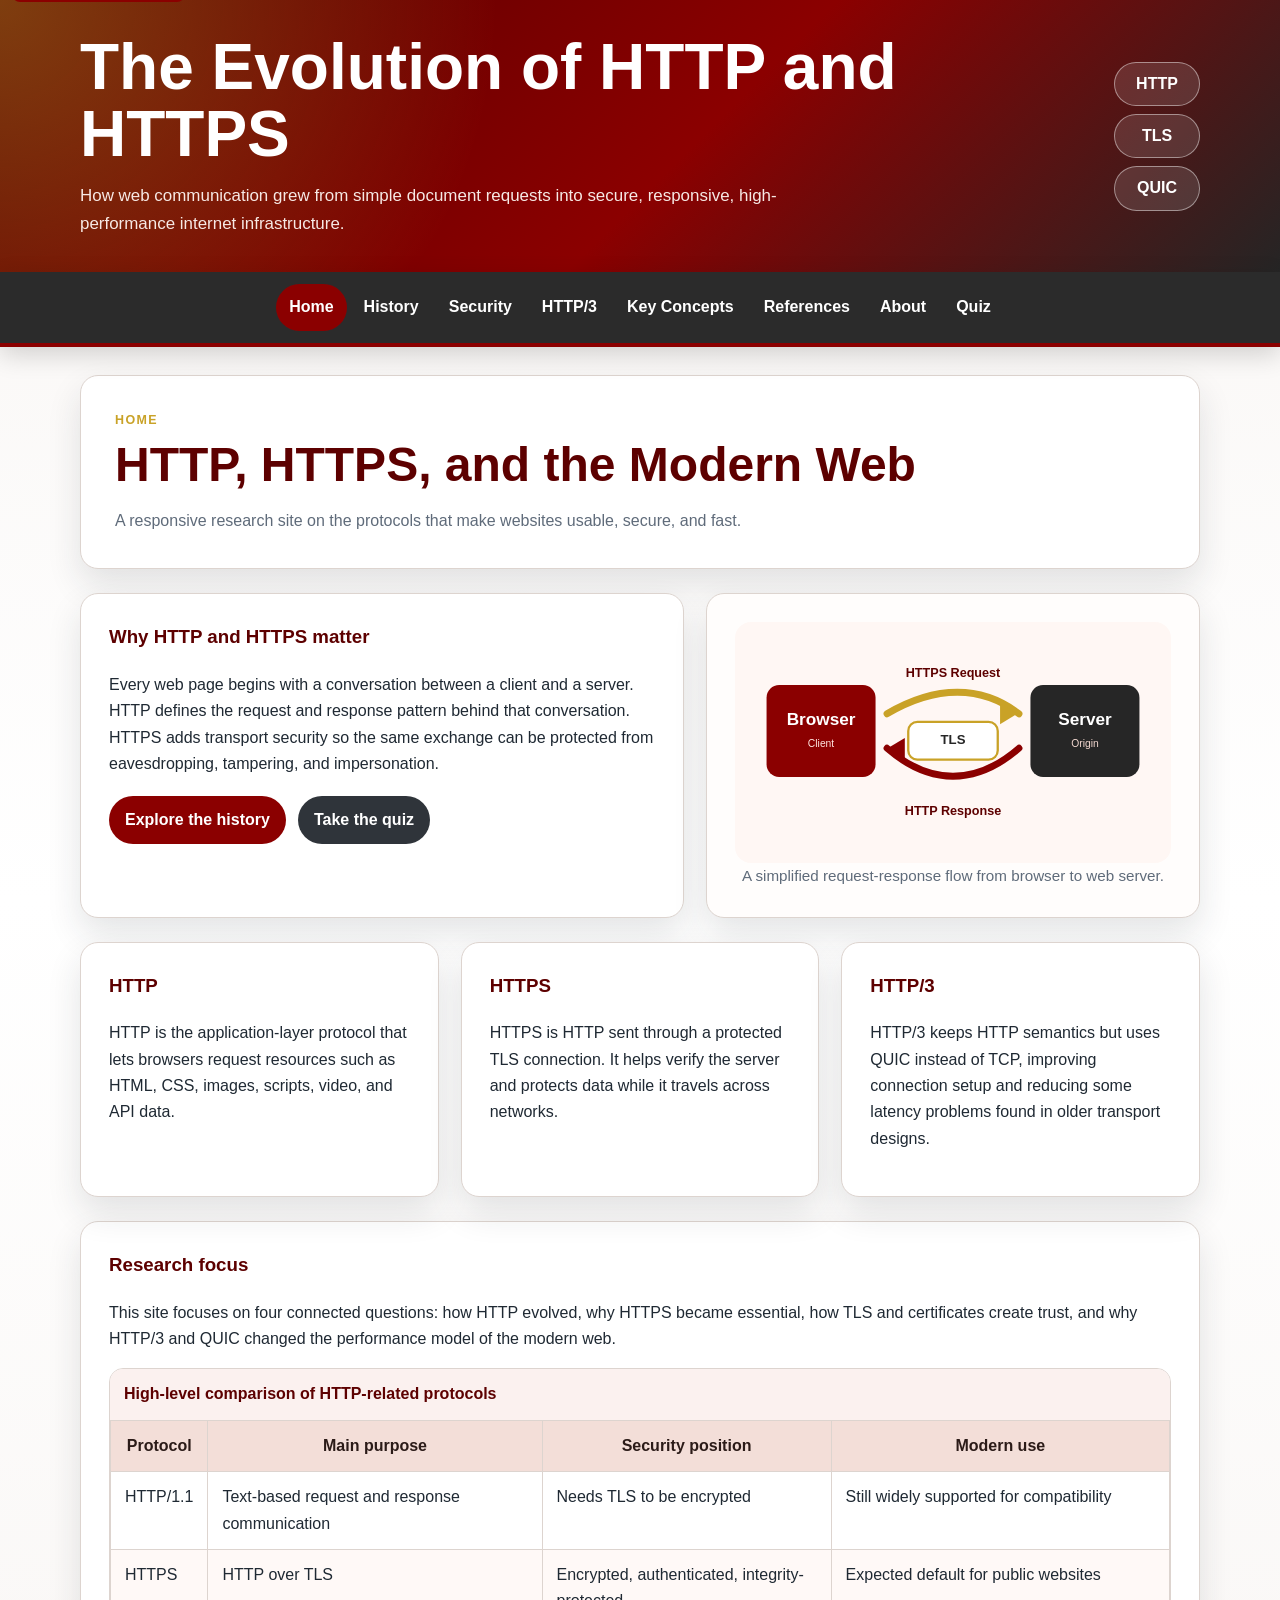
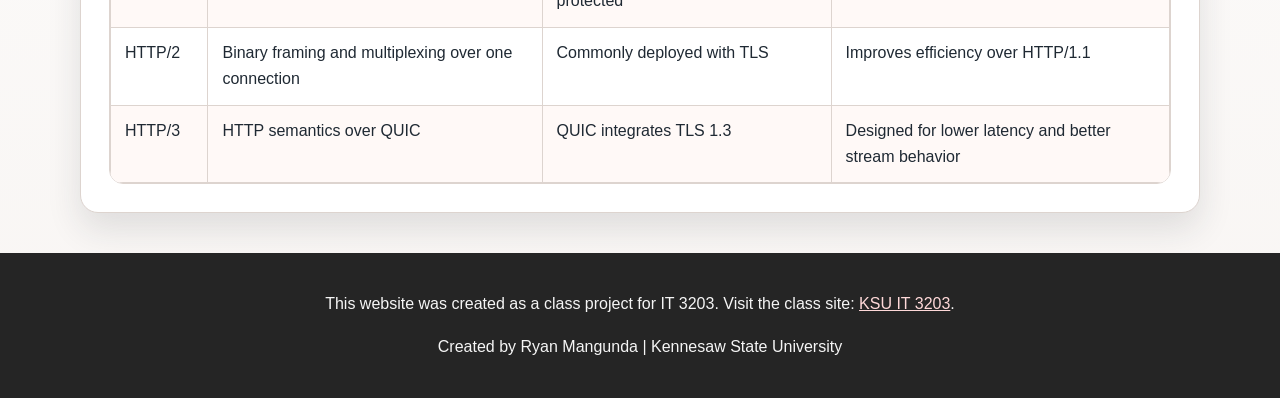
<file: index.html>
<!DOCTYPE html>
<html lang="en">
<head>
  <meta charset="UTF-8">
  <meta name="viewport" content="width=device-width, initial-scale=1.0">
  <meta name="description" content="A responsive IT 3203 research site explaining the evolution of HTTP, HTTPS, TLS, QUIC, and HTTP/3.">
  <title>HTTP, HTTPS, and the Modern Web | The Evolution of HTTP and HTTPS</title>
  <link rel="stylesheet" href="styles.css">
  <script src="script.js" defer></script>
</head>
<body>
  <a class="skip-link" href="#main-content">Skip to main content</a>
  <header class="site-header">
    <div class="header-inner">
      <div>
        <h1>The Evolution of HTTP and HTTPS</h1>
        <p class="tagline">How web communication grew from simple document requests into secure, responsive, high-performance internet infrastructure.</p>
      </div>
      <div class="protocol-badge" aria-label="Protocol focus">
        <span>HTTP</span>
        <span>TLS</span>
        <span>QUIC</span>
      </div>
    </div>
  </header>

  <nav class="site-nav" aria-label="Main navigation">
    <button class="menu-toggle" type="button" aria-expanded="false" aria-controls="main-menu">Menu</button>
    <div class="menu-links" id="main-menu">
      <a href="index.html" aria-current="page">Home</a>
<a href="history.html">History</a>
<a href="security.html">Security</a>
<a href="performance.html">HTTP/3</a>
<a href="concepts.html">Key Concepts</a>
<a href="references.html">References</a>
<a href="about.html">About</a>
<a href="quiz.html">Quiz</a>
    </div>
  </nav>

  <main id="main-content" class="page-shell">
    <section class="page-title">
      <p class="eyebrow">Home</p>
      <h2>HTTP, HTTPS, and the Modern Web</h2>
      <p>A responsive research site on the protocols that make websites usable, secure, and fast.</p>
    </section>
    
<section class="hero-grid">
  <div class="hero-card">
    <h3>Why HTTP and HTTPS matter</h3>
    <p>Every web page begins with a conversation between a client and a server. HTTP defines the request and response pattern behind that conversation. HTTPS adds transport security so the same exchange can be protected from eavesdropping, tampering, and impersonation.</p>
    <div class="button-row">
      <a class="button" href="history.html">Explore the history</a>
      <a class="button secondary" href="quiz.html">Take the quiz</a>
    </div>
  </div>
  <figure class="image-card">
    <img src="images/protocol-flow.svg" alt="Diagram showing a browser sending an HTTPS request to a web server and receiving a response">
    <figcaption>A simplified request-response flow from browser to web server.</figcaption>
  </figure>
</section>

<section class="content-grid three-columns">
  <article class="info-card">
    <h3>HTTP</h3>
    <p>HTTP is the application-layer protocol that lets browsers request resources such as HTML, CSS, images, scripts, video, and API data.</p>
  </article>
  <article class="info-card">
    <h3>HTTPS</h3>
    <p>HTTPS is HTTP sent through a protected TLS connection. It helps verify the server and protects data while it travels across networks.</p>
  </article>
  <article class="info-card">
    <h3>HTTP/3</h3>
    <p>HTTP/3 keeps HTTP semantics but uses QUIC instead of TCP, improving connection setup and reducing some latency problems found in older transport designs.</p>
  </article>
</section>

<section class="section-card">
  <h3>Research focus</h3>
  <p>This site focuses on four connected questions: how HTTP evolved, why HTTPS became essential, how TLS and certificates create trust, and why HTTP/3 and QUIC changed the performance model of the modern web.</p>
  <div class="table-scroll" role="region" aria-label="Protocol comparison table" tabindex="0">
    <table>
      <caption>High-level comparison of HTTP-related protocols</caption>
      <thead>
        <tr><th>Protocol</th><th>Main purpose</th><th>Security position</th><th>Modern use</th></tr>
      </thead>
      <tbody>
        <tr><td>HTTP/1.1</td><td>Text-based request and response communication</td><td>Needs TLS to be encrypted</td><td>Still widely supported for compatibility</td></tr>
        <tr><td>HTTPS</td><td>HTTP over TLS</td><td>Encrypted, authenticated, integrity-protected</td><td>Expected default for public websites</td></tr>
        <tr><td>HTTP/2</td><td>Binary framing and multiplexing over one connection</td><td>Commonly deployed with TLS</td><td>Improves efficiency over HTTP/1.1</td></tr>
        <tr><td>HTTP/3</td><td>HTTP semantics over QUIC</td><td>QUIC integrates TLS 1.3</td><td>Designed for lower latency and better stream behavior</td></tr>
      </tbody>
    </table>
  </div>
</section>

  </main>

  <footer class="site-footer">
    <p>This website was created as a class project for IT 3203. Visit the class site: <a href="https://ksuweb.github.io/IT3203/">KSU IT 3203</a>.</p>
    <p>Created by Ryan Mangunda | Kennesaw State University</p>
  </footer>
</body>
</html>
</file>
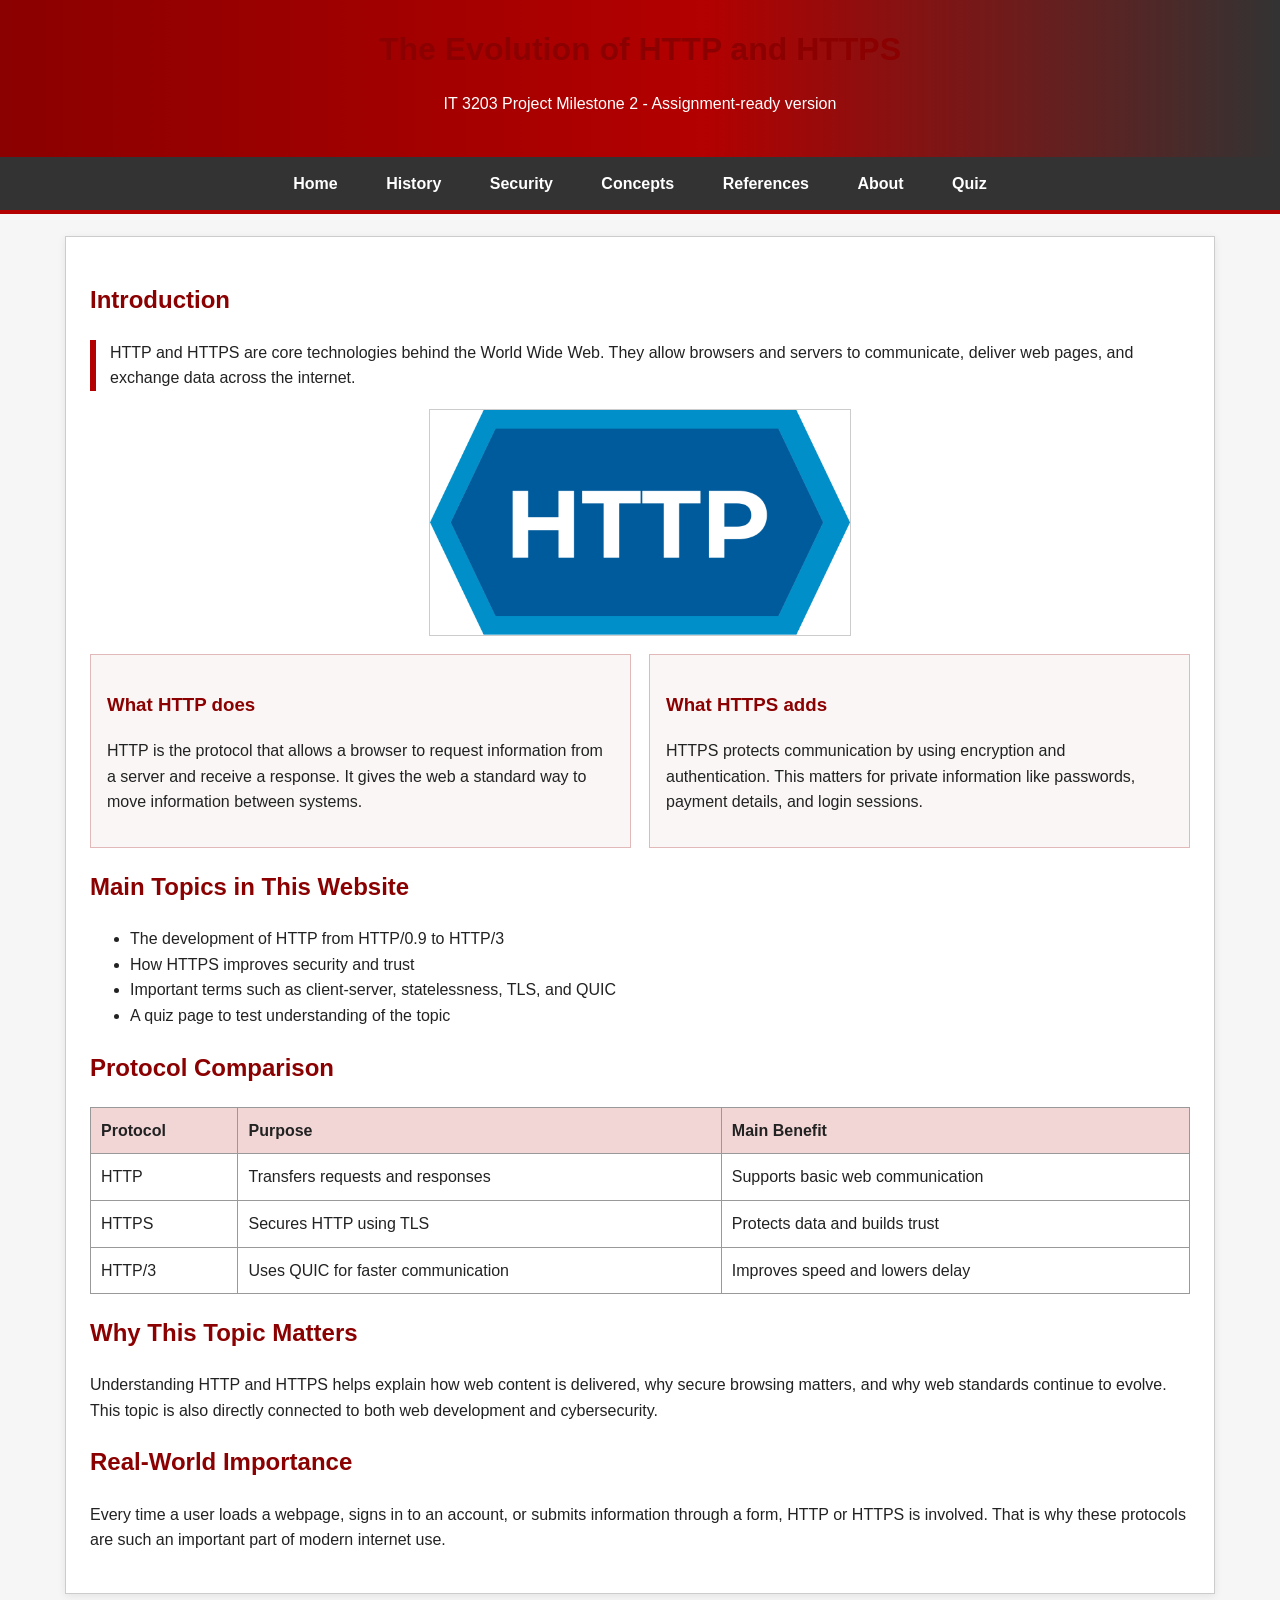
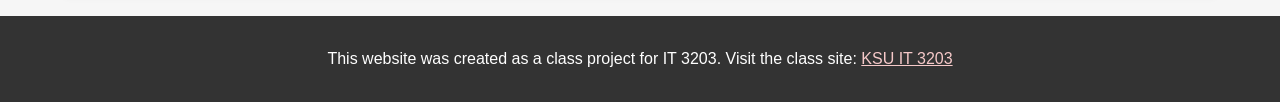
<file: Website/index.html>
<!DOCTYPE html>
<html>
<head>
<title>Home</title>
<link rel="stylesheet" href="styles.css">
<meta name="viewport" content="width=device-width, initial-scale=1.0">
</head>
<body>

<header>
<h1>The Evolution of HTTP and HTTPS</h1>
<p>IT 3203 Project Milestone 2 - Assignment-ready version</p>
</header>


<!-- FIX FROM MILESTONE 1:
Updated navigation links to use correct relative paths.
Added the quiz page link to the main menu for Milestone 2. -->
<nav>
<a href="index.html">Home</a>
<a href="history.html">History</a>
<a href="security.html">Security</a>
<a href="concepts.html">Concepts</a>
<a href="references.html">References</a>
<a href="about.html">About</a>
<a href="quiz.html">Quiz</a>
</nav>


<div class="container">

<!-- Home page -->
<h2>Introduction</h2>
<p class="section-highlight">HTTP and HTTPS are core technologies behind the World Wide Web. They allow browsers and servers to communicate, deliver web pages, and exchange data across the internet.</p>

<img class="hero-image" src="images/http.png" alt="HTTP logo">

<div class="card-grid">
    <div class="info-card">
        <h3>What HTTP does</h3>
        <p>HTTP is the protocol that allows a browser to request information from a server and receive a response. It gives the web a standard way to move information between systems.</p>
    </div>
    <div class="info-card">
        <h3>What HTTPS adds</h3>
        <p>HTTPS protects communication by using encryption and authentication. This matters for private information like passwords, payment details, and login sessions.</p>
    </div>
</div>

<h2>Main Topics in This Website</h2>
<ul>
<li>The development of HTTP from HTTP/0.9 to HTTP/3</li>
<li>How HTTPS improves security and trust</li>
<li>Important terms such as client-server, statelessness, TLS, and QUIC</li>
<li>A quiz page to test understanding of the topic</li>
</ul>

<h2>Protocol Comparison</h2>
<table>
<tr>
<th>Protocol</th>
<th>Purpose</th>
<th>Main Benefit</th>
</tr>
<tr>
<td>HTTP</td>
<td>Transfers requests and responses</td>
<td>Supports basic web communication</td>
</tr>
<tr>
<td>HTTPS</td>
<td>Secures HTTP using TLS</td>
<td>Protects data and builds trust</td>
</tr>
<tr>
<td>HTTP/3</td>
<td>Uses QUIC for faster communication</td>
<td>Improves speed and lowers delay</td>
</tr>
</table>

<h2>Why This Topic Matters</h2>
<p>Understanding HTTP and HTTPS helps explain how web content is delivered, why secure browsing matters, and why web standards continue to evolve. This topic is also directly connected to both web development and cybersecurity.</p>

<h2>Real-World Importance</h2>
<p>Every time a user loads a webpage, signs in to an account, or submits information through a form, HTTP or HTTPS is involved. That is why these protocols are such an important part of modern internet use.</p>

</div>


<!-- REQUIRED:
Added class project note and link to the class website in the footer. -->
<footer>
<p>This website was created as a class project for IT 3203.
Visit the class site:
<a href="https://ksuweb.github.io/IT3203/" target="_blank">KSU IT 3203</a></p>
</footer>



</body>
</html>
</file>
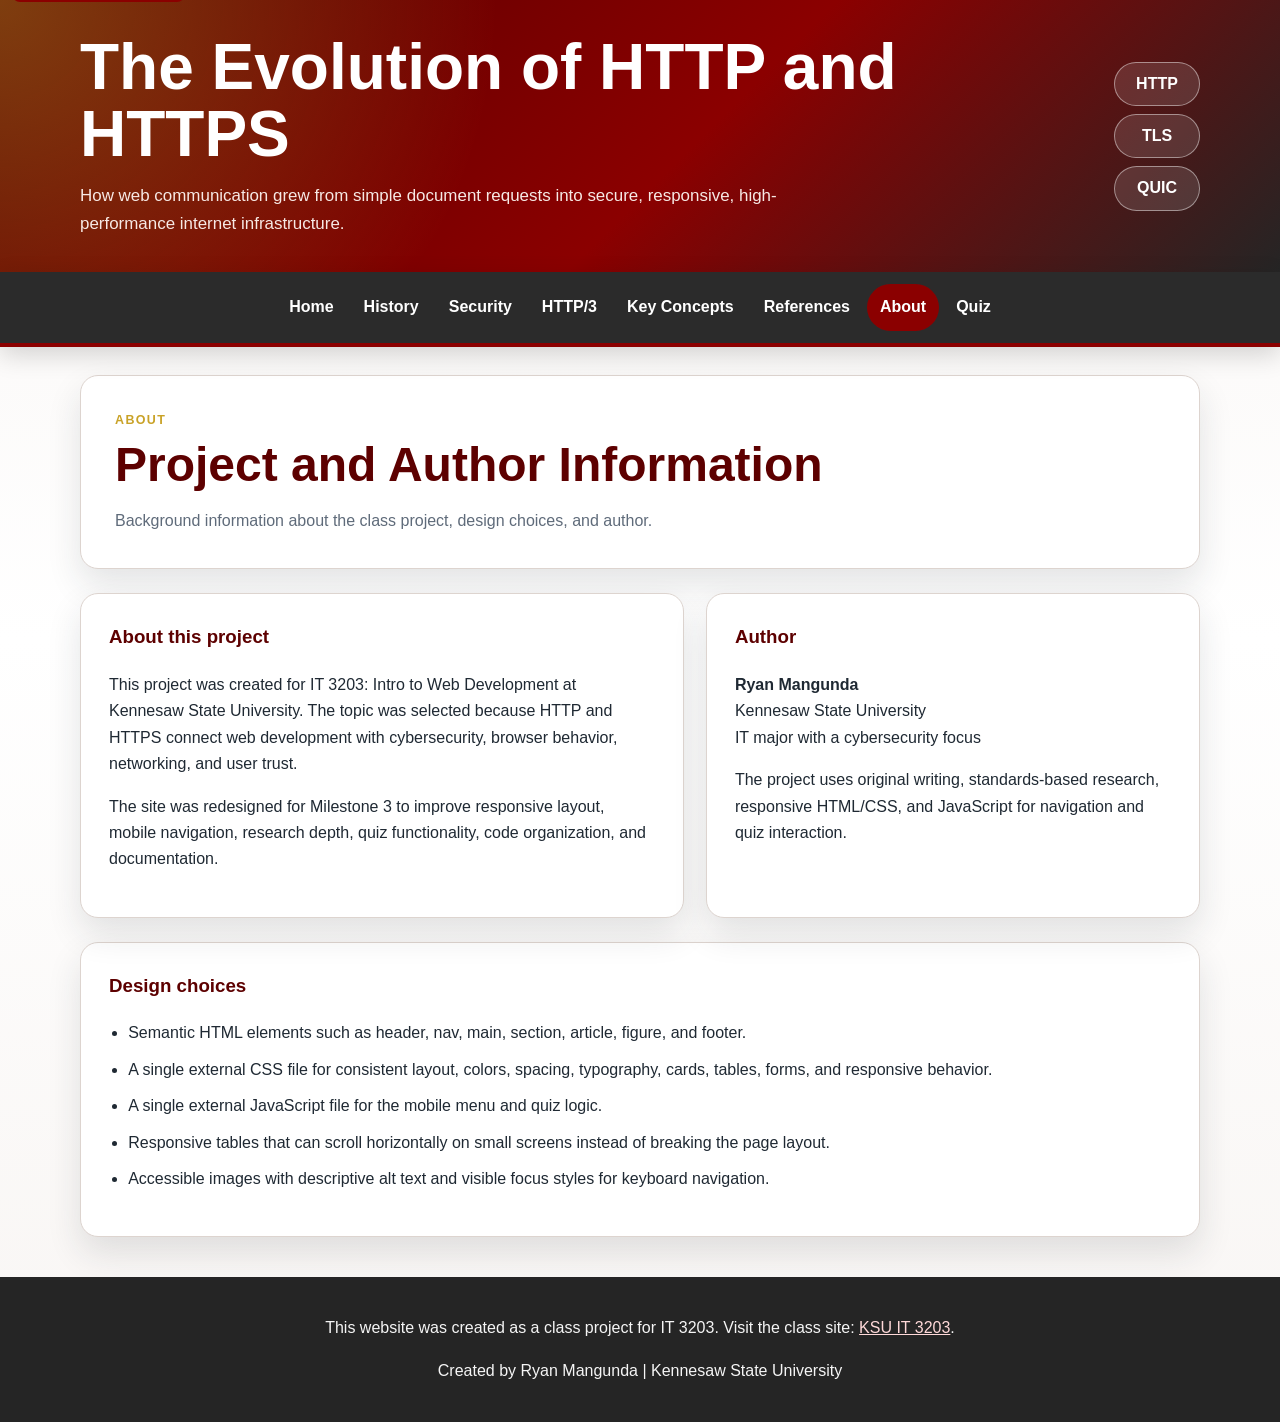
<file: about.html>
<!DOCTYPE html>
<html lang="en">
<head>
  <meta charset="UTF-8">
  <meta name="viewport" content="width=device-width, initial-scale=1.0">
  <meta name="description" content="A responsive IT 3203 research site explaining the evolution of HTTP, HTTPS, TLS, QUIC, and HTTP/3.">
  <title>Project and Author Information | The Evolution of HTTP and HTTPS</title>
  <link rel="stylesheet" href="styles.css">
  <script src="script.js" defer></script>
</head>
<body>
  <a class="skip-link" href="#main-content">Skip to main content</a>
  <header class="site-header">
    <div class="header-inner">
      <div>
        <h1>The Evolution of HTTP and HTTPS</h1>
        <p class="tagline">How web communication grew from simple document requests into secure, responsive, high-performance internet infrastructure.</p>
      </div>
      <div class="protocol-badge" aria-label="Protocol focus">
        <span>HTTP</span>
        <span>TLS</span>
        <span>QUIC</span>
      </div>
    </div>
  </header>

  <nav class="site-nav" aria-label="Main navigation">
    <button class="menu-toggle" type="button" aria-expanded="false" aria-controls="main-menu">Menu</button>
    <div class="menu-links" id="main-menu">
      <a href="index.html">Home</a>
<a href="history.html">History</a>
<a href="security.html">Security</a>
<a href="performance.html">HTTP/3</a>
<a href="concepts.html">Key Concepts</a>
<a href="references.html">References</a>
<a href="about.html" aria-current="page">About</a>
<a href="quiz.html">Quiz</a>
    </div>
  </nav>

  <main id="main-content" class="page-shell">
    <section class="page-title">
      <p class="eyebrow">About</p>
      <h2>Project and Author Information</h2>
      <p>Background information about the class project, design choices, and author.</p>
    </section>
    
<section class="two-column">
  <article class="section-card">
    <h3>About this project</h3>
    <p>This project was created for IT 3203: Intro to Web Development at Kennesaw State University. The topic was selected because HTTP and HTTPS connect web development with cybersecurity, browser behavior, networking, and user trust.</p>
    <p>The site was redesigned for Milestone 3 to improve responsive layout, mobile navigation, research depth, quiz functionality, code organization, and documentation.</p>
  </article>
  <article class="section-card">
    <h3>Author</h3>
    <p><strong>Ryan Mangunda</strong><br>Kennesaw State University<br>IT major with a cybersecurity focus</p>
    <p>The project uses original writing, standards-based research, responsive HTML/CSS, and JavaScript for navigation and quiz interaction.</p>
  </article>
</section>

<section class="section-card">
  <h3>Design choices</h3>
  <ul class="check-list">
    <li>Semantic HTML elements such as header, nav, main, section, article, figure, and footer.</li>
    <li>A single external CSS file for consistent layout, colors, spacing, typography, cards, tables, forms, and responsive behavior.</li>
    <li>A single external JavaScript file for the mobile menu and quiz logic.</li>
    <li>Responsive tables that can scroll horizontally on small screens instead of breaking the page layout.</li>
    <li>Accessible images with descriptive alt text and visible focus styles for keyboard navigation.</li>
  </ul>
</section>

  </main>

  <footer class="site-footer">
    <p>This website was created as a class project for IT 3203. Visit the class site: <a href="https://ksuweb.github.io/IT3203/">KSU IT 3203</a>.</p>
    <p>Created by Ryan Mangunda | Kennesaw State University</p>
  </footer>
</body>
</html>
</file>
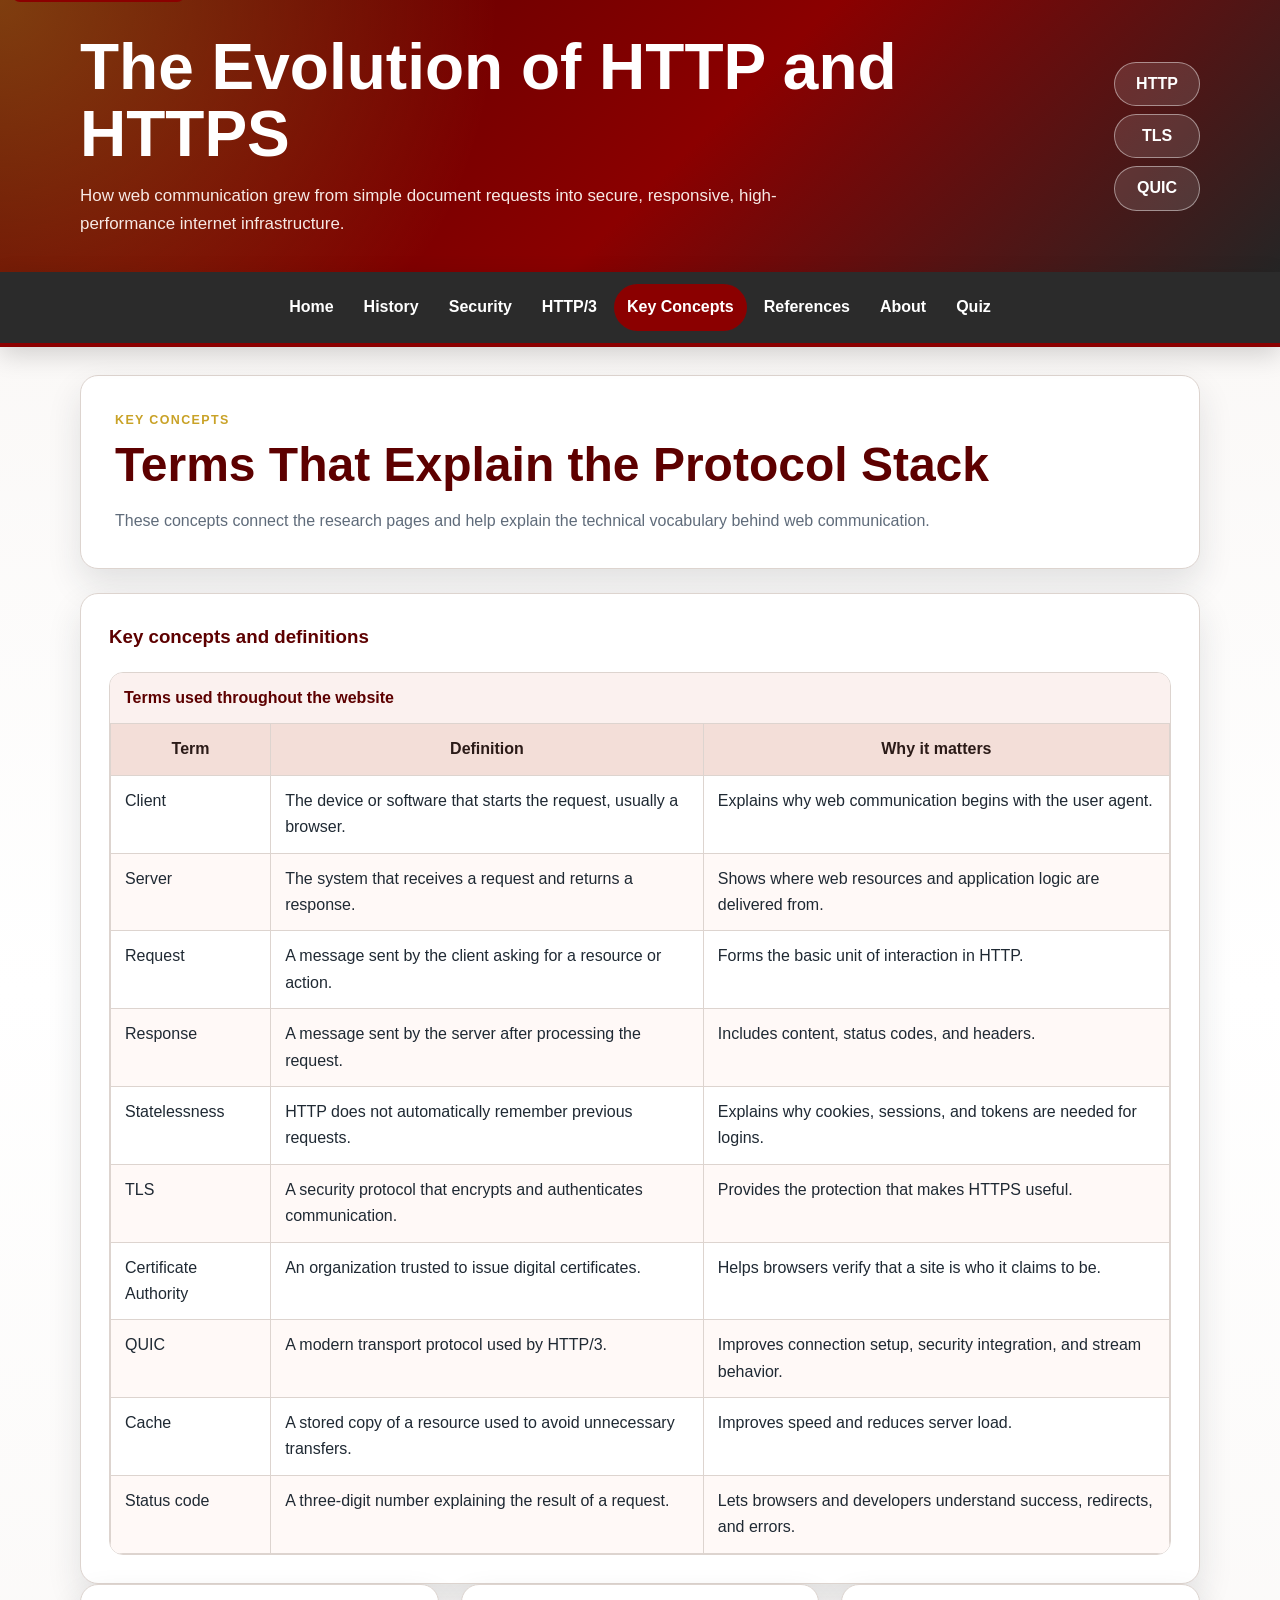
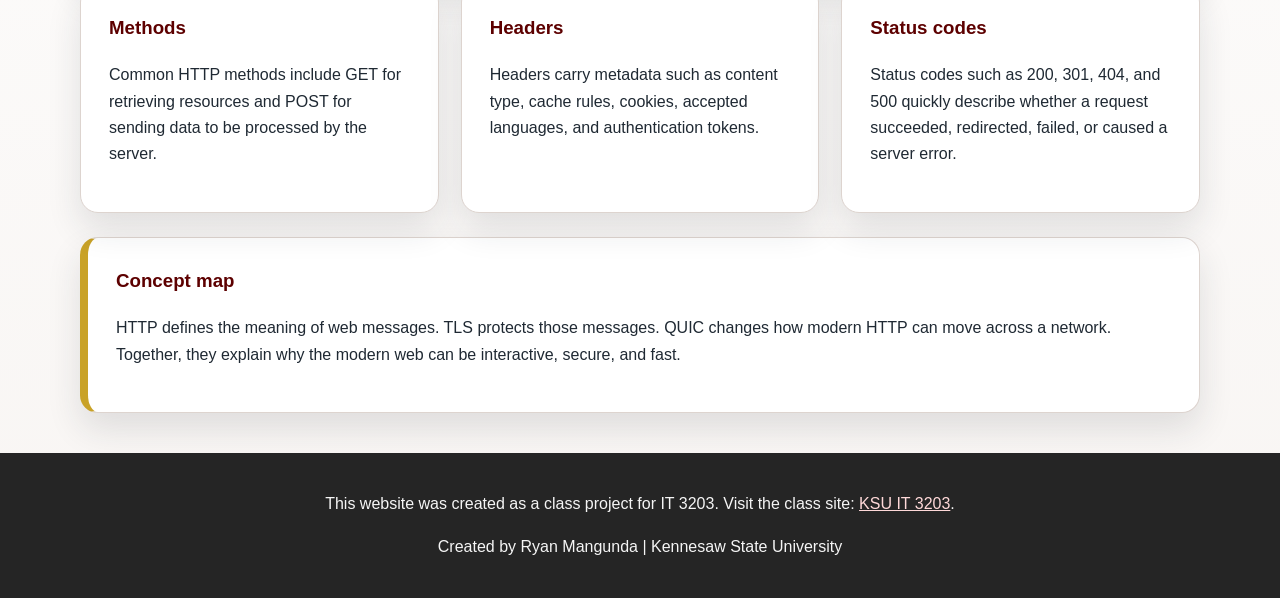
<file: concepts.html>
<!DOCTYPE html>
<html lang="en">
<head>
  <meta charset="UTF-8">
  <meta name="viewport" content="width=device-width, initial-scale=1.0">
  <meta name="description" content="A responsive IT 3203 research site explaining the evolution of HTTP, HTTPS, TLS, QUIC, and HTTP/3.">
  <title>Terms That Explain the Protocol Stack | The Evolution of HTTP and HTTPS</title>
  <link rel="stylesheet" href="styles.css">
  <script src="script.js" defer></script>
</head>
<body>
  <a class="skip-link" href="#main-content">Skip to main content</a>
  <header class="site-header">
    <div class="header-inner">
      <div>
        <h1>The Evolution of HTTP and HTTPS</h1>
        <p class="tagline">How web communication grew from simple document requests into secure, responsive, high-performance internet infrastructure.</p>
      </div>
      <div class="protocol-badge" aria-label="Protocol focus">
        <span>HTTP</span>
        <span>TLS</span>
        <span>QUIC</span>
      </div>
    </div>
  </header>

  <nav class="site-nav" aria-label="Main navigation">
    <button class="menu-toggle" type="button" aria-expanded="false" aria-controls="main-menu">Menu</button>
    <div class="menu-links" id="main-menu">
      <a href="index.html">Home</a>
<a href="history.html">History</a>
<a href="security.html">Security</a>
<a href="performance.html">HTTP/3</a>
<a href="concepts.html" aria-current="page">Key Concepts</a>
<a href="references.html">References</a>
<a href="about.html">About</a>
<a href="quiz.html">Quiz</a>
    </div>
  </nav>

  <main id="main-content" class="page-shell">
    <section class="page-title">
      <p class="eyebrow">Key Concepts</p>
      <h2>Terms That Explain the Protocol Stack</h2>
      <p>These concepts connect the research pages and help explain the technical vocabulary behind web communication.</p>
    </section>
    
<section class="section-card">
  <h3>Key concepts and definitions</h3>
  <div class="table-scroll" role="region" aria-label="Key concepts table" tabindex="0">
    <table>
      <caption>Terms used throughout the website</caption>
      <thead><tr><th>Term</th><th>Definition</th><th>Why it matters</th></tr></thead>
      <tbody>
        <tr><td>Client</td><td>The device or software that starts the request, usually a browser.</td><td>Explains why web communication begins with the user agent.</td></tr>
        <tr><td>Server</td><td>The system that receives a request and returns a response.</td><td>Shows where web resources and application logic are delivered from.</td></tr>
        <tr><td>Request</td><td>A message sent by the client asking for a resource or action.</td><td>Forms the basic unit of interaction in HTTP.</td></tr>
        <tr><td>Response</td><td>A message sent by the server after processing the request.</td><td>Includes content, status codes, and headers.</td></tr>
        <tr><td>Statelessness</td><td>HTTP does not automatically remember previous requests.</td><td>Explains why cookies, sessions, and tokens are needed for logins.</td></tr>
        <tr><td>TLS</td><td>A security protocol that encrypts and authenticates communication.</td><td>Provides the protection that makes HTTPS useful.</td></tr>
        <tr><td>Certificate Authority</td><td>An organization trusted to issue digital certificates.</td><td>Helps browsers verify that a site is who it claims to be.</td></tr>
        <tr><td>QUIC</td><td>A modern transport protocol used by HTTP/3.</td><td>Improves connection setup, security integration, and stream behavior.</td></tr>
        <tr><td>Cache</td><td>A stored copy of a resource used to avoid unnecessary transfers.</td><td>Improves speed and reduces server load.</td></tr>
        <tr><td>Status code</td><td>A three-digit number explaining the result of a request.</td><td>Lets browsers and developers understand success, redirects, and errors.</td></tr>
      </tbody>
    </table>
  </div>
</section>

<section class="content-grid three-columns">
  <article class="info-card"><h3>Methods</h3><p>Common HTTP methods include GET for retrieving resources and POST for sending data to be processed by the server.</p></article>
  <article class="info-card"><h3>Headers</h3><p>Headers carry metadata such as content type, cache rules, cookies, accepted languages, and authentication tokens.</p></article>
  <article class="info-card"><h3>Status codes</h3><p>Status codes such as 200, 301, 404, and 500 quickly describe whether a request succeeded, redirected, failed, or caused a server error.</p></article>
</section>

<section class="section-card callout">
  <h3>Concept map</h3>
  <p>HTTP defines the meaning of web messages. TLS protects those messages. QUIC changes how modern HTTP can move across a network. Together, they explain why the modern web can be interactive, secure, and fast.</p>
</section>

  </main>

  <footer class="site-footer">
    <p>This website was created as a class project for IT 3203. Visit the class site: <a href="https://ksuweb.github.io/IT3203/">KSU IT 3203</a>.</p>
    <p>Created by Ryan Mangunda | Kennesaw State University</p>
  </footer>
</body>
</html>
</file>
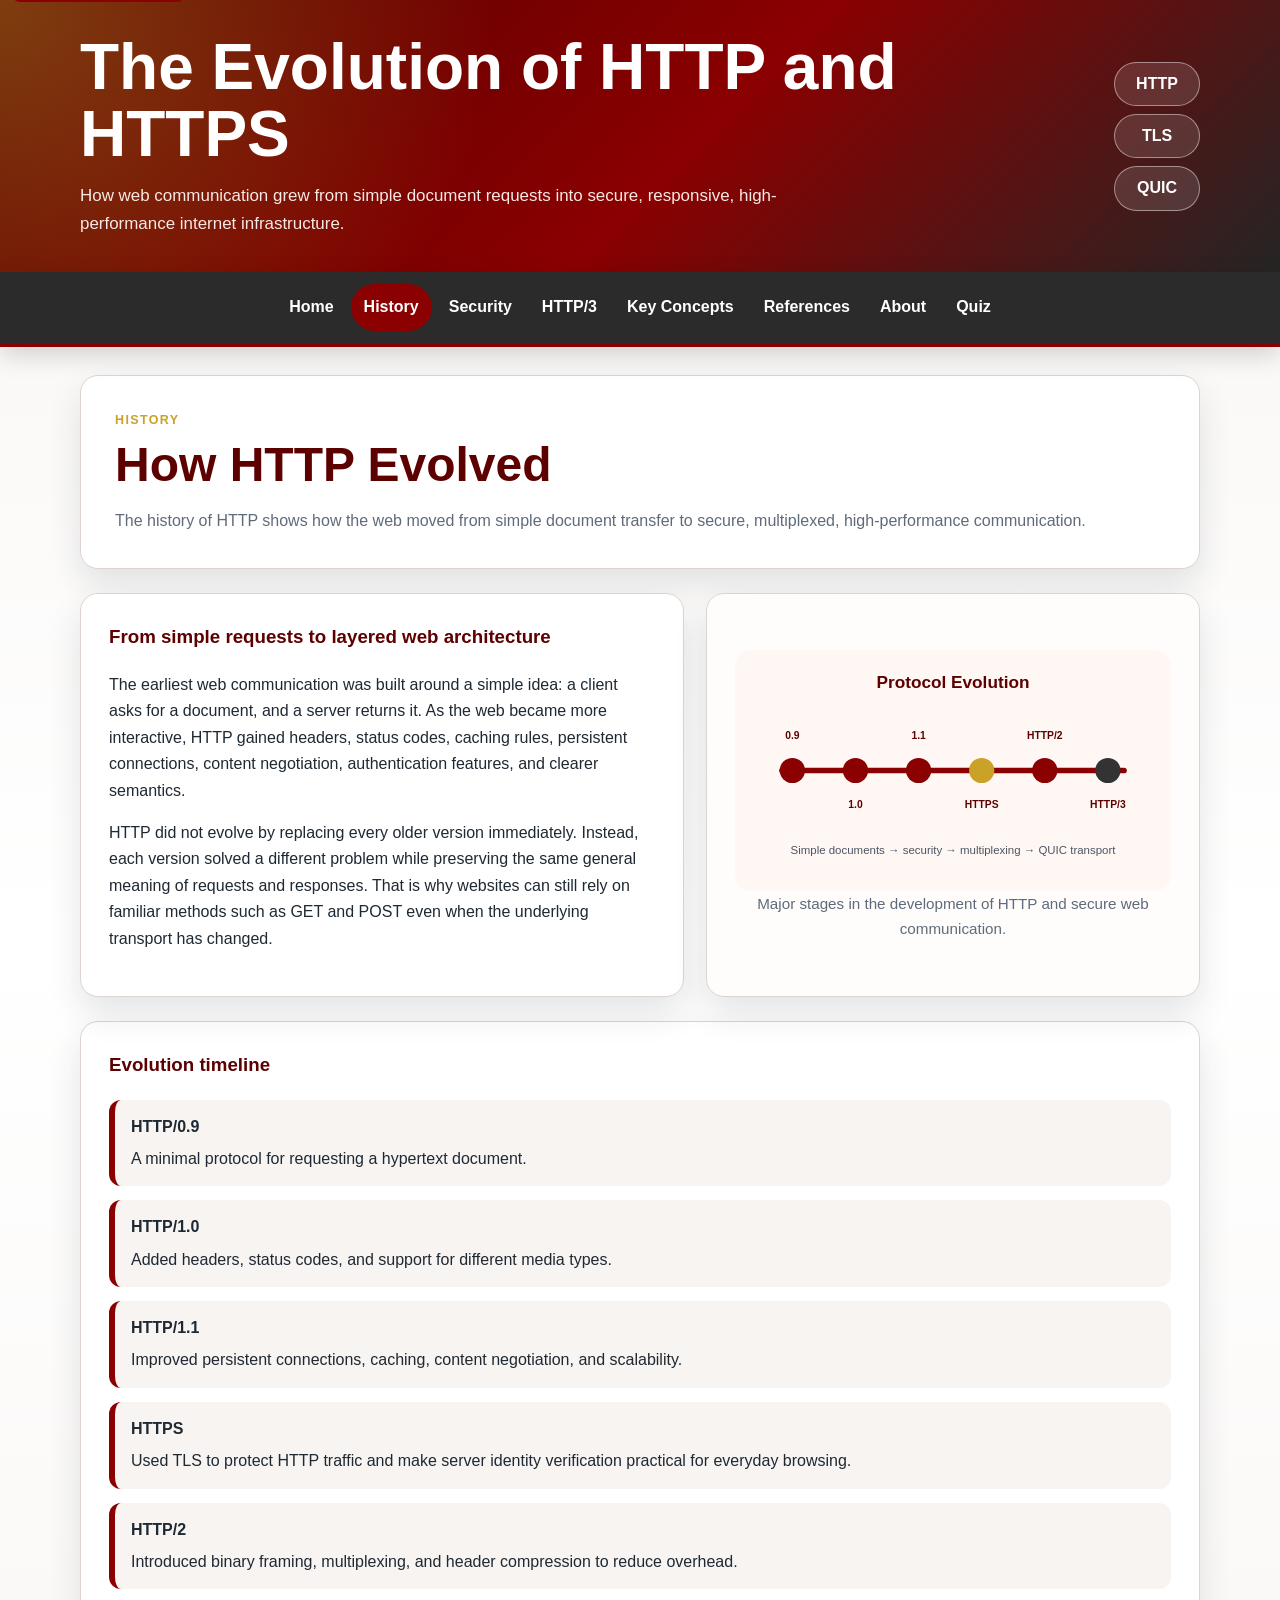
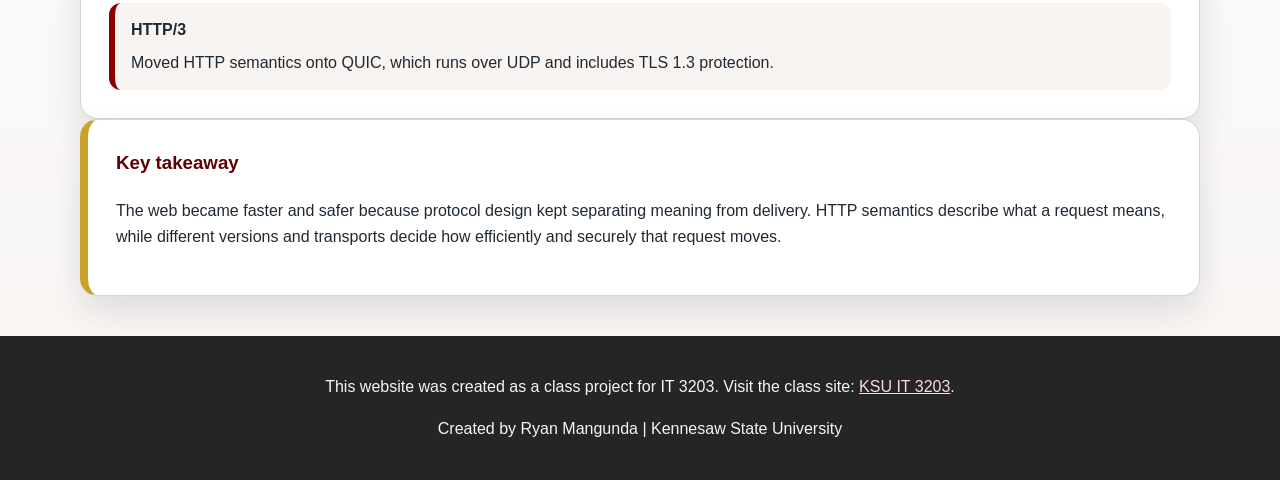
<file: history.html>
<!DOCTYPE html>
<html lang="en">
<head>
  <meta charset="UTF-8">
  <meta name="viewport" content="width=device-width, initial-scale=1.0">
  <meta name="description" content="A responsive IT 3203 research site explaining the evolution of HTTP, HTTPS, TLS, QUIC, and HTTP/3.">
  <title>How HTTP Evolved | The Evolution of HTTP and HTTPS</title>
  <link rel="stylesheet" href="styles.css">
  <script src="script.js" defer></script>
</head>
<body>
  <a class="skip-link" href="#main-content">Skip to main content</a>
  <header class="site-header">
    <div class="header-inner">
      <div>
        <h1>The Evolution of HTTP and HTTPS</h1>
        <p class="tagline">How web communication grew from simple document requests into secure, responsive, high-performance internet infrastructure.</p>
      </div>
      <div class="protocol-badge" aria-label="Protocol focus">
        <span>HTTP</span>
        <span>TLS</span>
        <span>QUIC</span>
      </div>
    </div>
  </header>

  <nav class="site-nav" aria-label="Main navigation">
    <button class="menu-toggle" type="button" aria-expanded="false" aria-controls="main-menu">Menu</button>
    <div class="menu-links" id="main-menu">
      <a href="index.html">Home</a>
<a href="history.html" aria-current="page">History</a>
<a href="security.html">Security</a>
<a href="performance.html">HTTP/3</a>
<a href="concepts.html">Key Concepts</a>
<a href="references.html">References</a>
<a href="about.html">About</a>
<a href="quiz.html">Quiz</a>
    </div>
  </nav>

  <main id="main-content" class="page-shell">
    <section class="page-title">
      <p class="eyebrow">History</p>
      <h2>How HTTP Evolved</h2>
      <p>The history of HTTP shows how the web moved from simple document transfer to secure, multiplexed, high-performance communication.</p>
    </section>
    
<section class="two-column">
  <article class="section-card">
    <h3>From simple requests to layered web architecture</h3>
    <p>The earliest web communication was built around a simple idea: a client asks for a document, and a server returns it. As the web became more interactive, HTTP gained headers, status codes, caching rules, persistent connections, content negotiation, authentication features, and clearer semantics.</p>
    <p>HTTP did not evolve by replacing every older version immediately. Instead, each version solved a different problem while preserving the same general meaning of requests and responses. That is why websites can still rely on familiar methods such as GET and POST even when the underlying transport has changed.</p>
  </article>
  <figure class="image-card">
    <img src="images/timeline.svg" alt="Timeline showing HTTP zero point nine, HTTP one point zero, HTTP one point one, HTTP two, HTTPS growth, and HTTP three">
    <figcaption>Major stages in the development of HTTP and secure web communication.</figcaption>
  </figure>
</section>

<section class="section-card">
  <h3>Evolution timeline</h3>
  <div class="timeline">
    <div><strong>HTTP/0.9</strong><p>A minimal protocol for requesting a hypertext document.</p></div>
    <div><strong>HTTP/1.0</strong><p>Added headers, status codes, and support for different media types.</p></div>
    <div><strong>HTTP/1.1</strong><p>Improved persistent connections, caching, content negotiation, and scalability.</p></div>
    <div><strong>HTTPS</strong><p>Used TLS to protect HTTP traffic and make server identity verification practical for everyday browsing.</p></div>
    <div><strong>HTTP/2</strong><p>Introduced binary framing, multiplexing, and header compression to reduce overhead.</p></div>
    <div><strong>HTTP/3</strong><p>Moved HTTP semantics onto QUIC, which runs over UDP and includes TLS 1.3 protection.</p></div>
  </div>
</section>

<section class="section-card callout">
  <h3>Key takeaway</h3>
  <p>The web became faster and safer because protocol design kept separating meaning from delivery. HTTP semantics describe what a request means, while different versions and transports decide how efficiently and securely that request moves.</p>
</section>

  </main>

  <footer class="site-footer">
    <p>This website was created as a class project for IT 3203. Visit the class site: <a href="https://ksuweb.github.io/IT3203/">KSU IT 3203</a>.</p>
    <p>Created by Ryan Mangunda | Kennesaw State University</p>
  </footer>
</body>
</html>
</file>
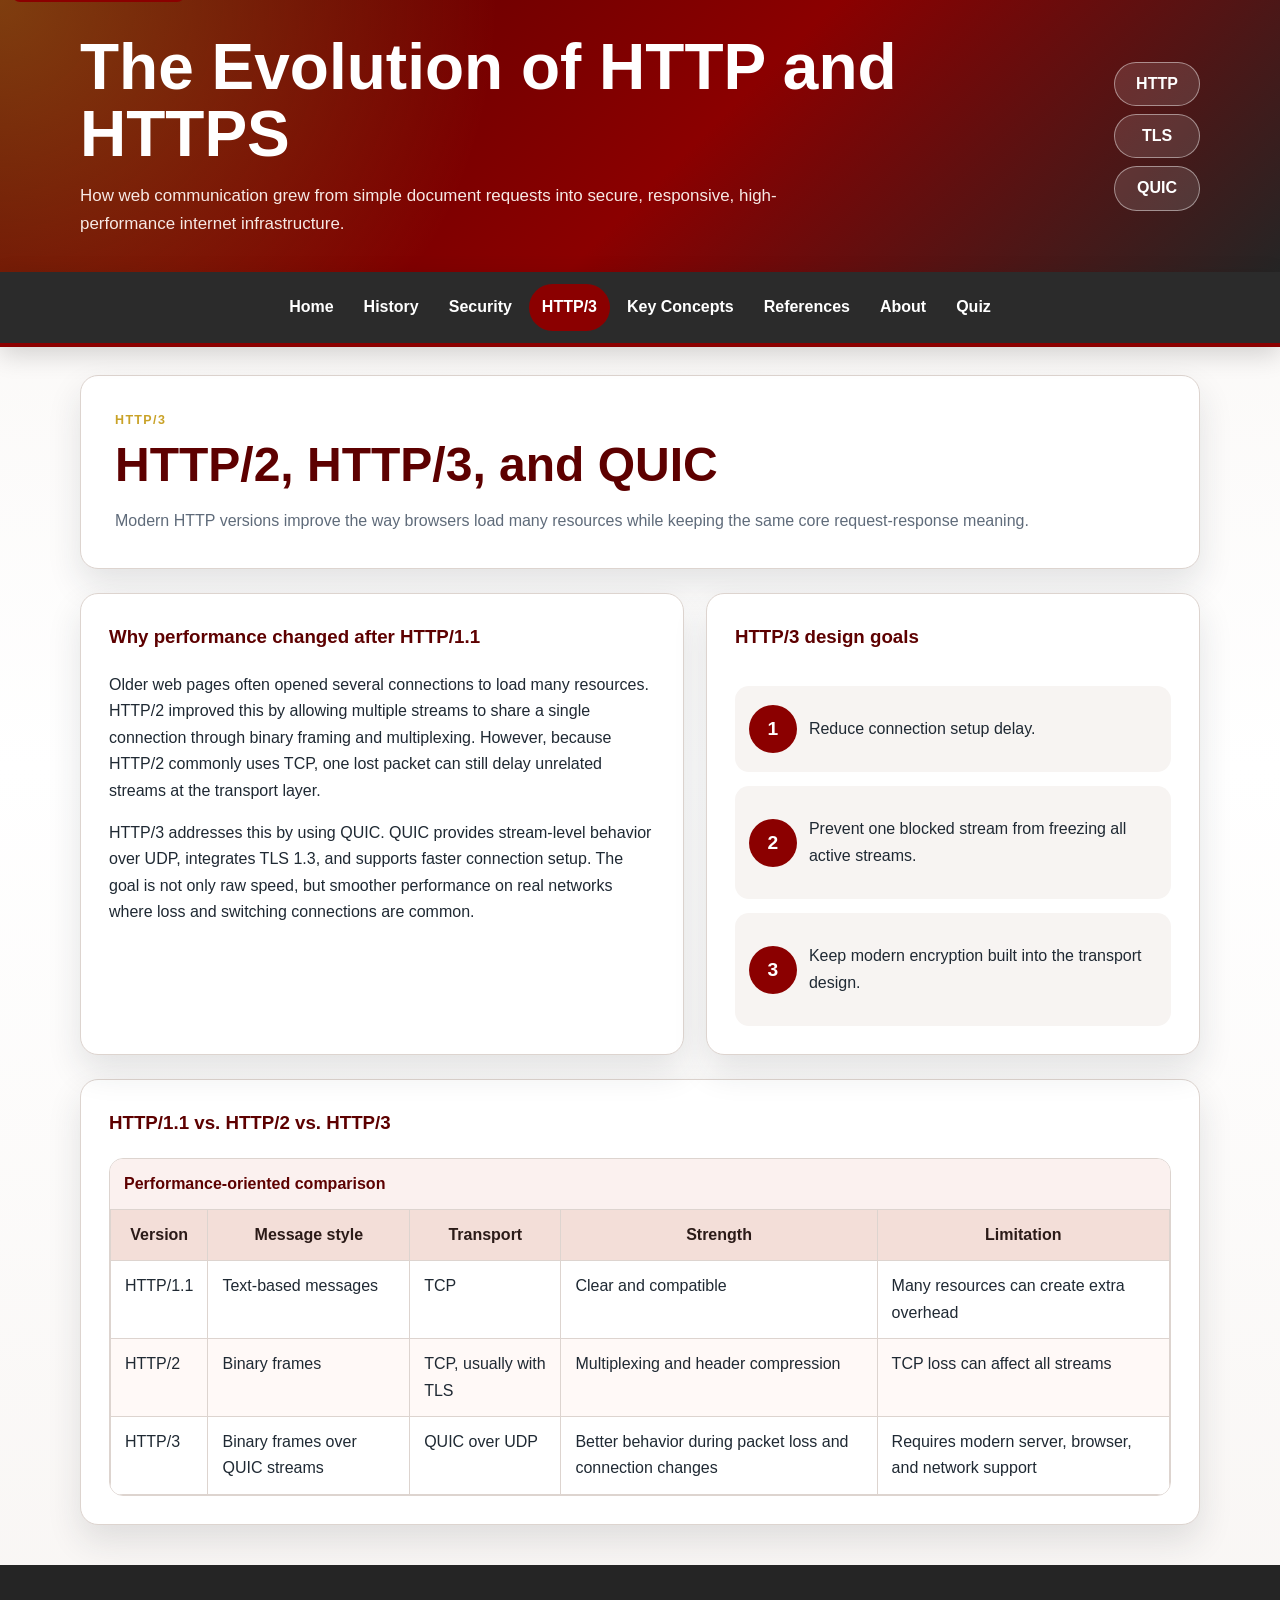
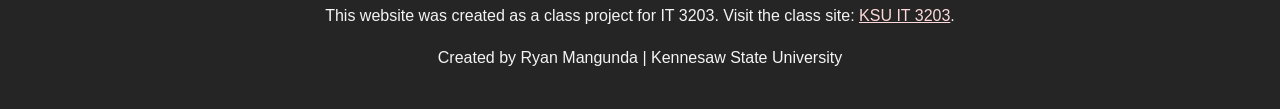
<file: performance.html>
<!DOCTYPE html>
<html lang="en">
<head>
  <meta charset="UTF-8">
  <meta name="viewport" content="width=device-width, initial-scale=1.0">
  <meta name="description" content="A responsive IT 3203 research site explaining the evolution of HTTP, HTTPS, TLS, QUIC, and HTTP/3.">
  <title>HTTP/2, HTTP/3, and QUIC | The Evolution of HTTP and HTTPS</title>
  <link rel="stylesheet" href="styles.css">
  <script src="script.js" defer></script>
</head>
<body>
  <a class="skip-link" href="#main-content">Skip to main content</a>
  <header class="site-header">
    <div class="header-inner">
      <div>
        <h1>The Evolution of HTTP and HTTPS</h1>
        <p class="tagline">How web communication grew from simple document requests into secure, responsive, high-performance internet infrastructure.</p>
      </div>
      <div class="protocol-badge" aria-label="Protocol focus">
        <span>HTTP</span>
        <span>TLS</span>
        <span>QUIC</span>
      </div>
    </div>
  </header>

  <nav class="site-nav" aria-label="Main navigation">
    <button class="menu-toggle" type="button" aria-expanded="false" aria-controls="main-menu">Menu</button>
    <div class="menu-links" id="main-menu">
      <a href="index.html">Home</a>
<a href="history.html">History</a>
<a href="security.html">Security</a>
<a href="performance.html" aria-current="page">HTTP/3</a>
<a href="concepts.html">Key Concepts</a>
<a href="references.html">References</a>
<a href="about.html">About</a>
<a href="quiz.html">Quiz</a>
    </div>
  </nav>

  <main id="main-content" class="page-shell">
    <section class="page-title">
      <p class="eyebrow">HTTP/3</p>
      <h2>HTTP/2, HTTP/3, and QUIC</h2>
      <p>Modern HTTP versions improve the way browsers load many resources while keeping the same core request-response meaning.</p>
    </section>
    
<section class="two-column">
  <article class="section-card">
    <h3>Why performance changed after HTTP/1.1</h3>
    <p>Older web pages often opened several connections to load many resources. HTTP/2 improved this by allowing multiple streams to share a single connection through binary framing and multiplexing. However, because HTTP/2 commonly uses TCP, one lost packet can still delay unrelated streams at the transport layer.</p>
    <p>HTTP/3 addresses this by using QUIC. QUIC provides stream-level behavior over UDP, integrates TLS 1.3, and supports faster connection setup. The goal is not only raw speed, but smoother performance on real networks where loss and switching connections are common.</p>
  </article>
  <article class="section-card metric-panel">
    <h3>HTTP/3 design goals</h3>
    <div class="metric"><span>1</span><p>Reduce connection setup delay.</p></div>
    <div class="metric"><span>2</span><p>Prevent one blocked stream from freezing all active streams.</p></div>
    <div class="metric"><span>3</span><p>Keep modern encryption built into the transport design.</p></div>
  </article>
</section>

<section class="section-card">
  <h3>HTTP/1.1 vs. HTTP/2 vs. HTTP/3</h3>
  <div class="table-scroll" role="region" aria-label="Performance comparison table" tabindex="0">
    <table>
      <caption>Performance-oriented comparison</caption>
      <thead>
        <tr><th>Version</th><th>Message style</th><th>Transport</th><th>Strength</th><th>Limitation</th></tr>
      </thead>
      <tbody>
        <tr><td>HTTP/1.1</td><td>Text-based messages</td><td>TCP</td><td>Clear and compatible</td><td>Many resources can create extra overhead</td></tr>
        <tr><td>HTTP/2</td><td>Binary frames</td><td>TCP, usually with TLS</td><td>Multiplexing and header compression</td><td>TCP loss can affect all streams</td></tr>
        <tr><td>HTTP/3</td><td>Binary frames over QUIC streams</td><td>QUIC over UDP</td><td>Better behavior during packet loss and connection changes</td><td>Requires modern server, browser, and network support</td></tr>
      </tbody>
    </table>
  </div>
</section>

  </main>

  <footer class="site-footer">
    <p>This website was created as a class project for IT 3203. Visit the class site: <a href="https://ksuweb.github.io/IT3203/">KSU IT 3203</a>.</p>
    <p>Created by Ryan Mangunda | Kennesaw State University</p>
  </footer>
</body>
</html>
</file>
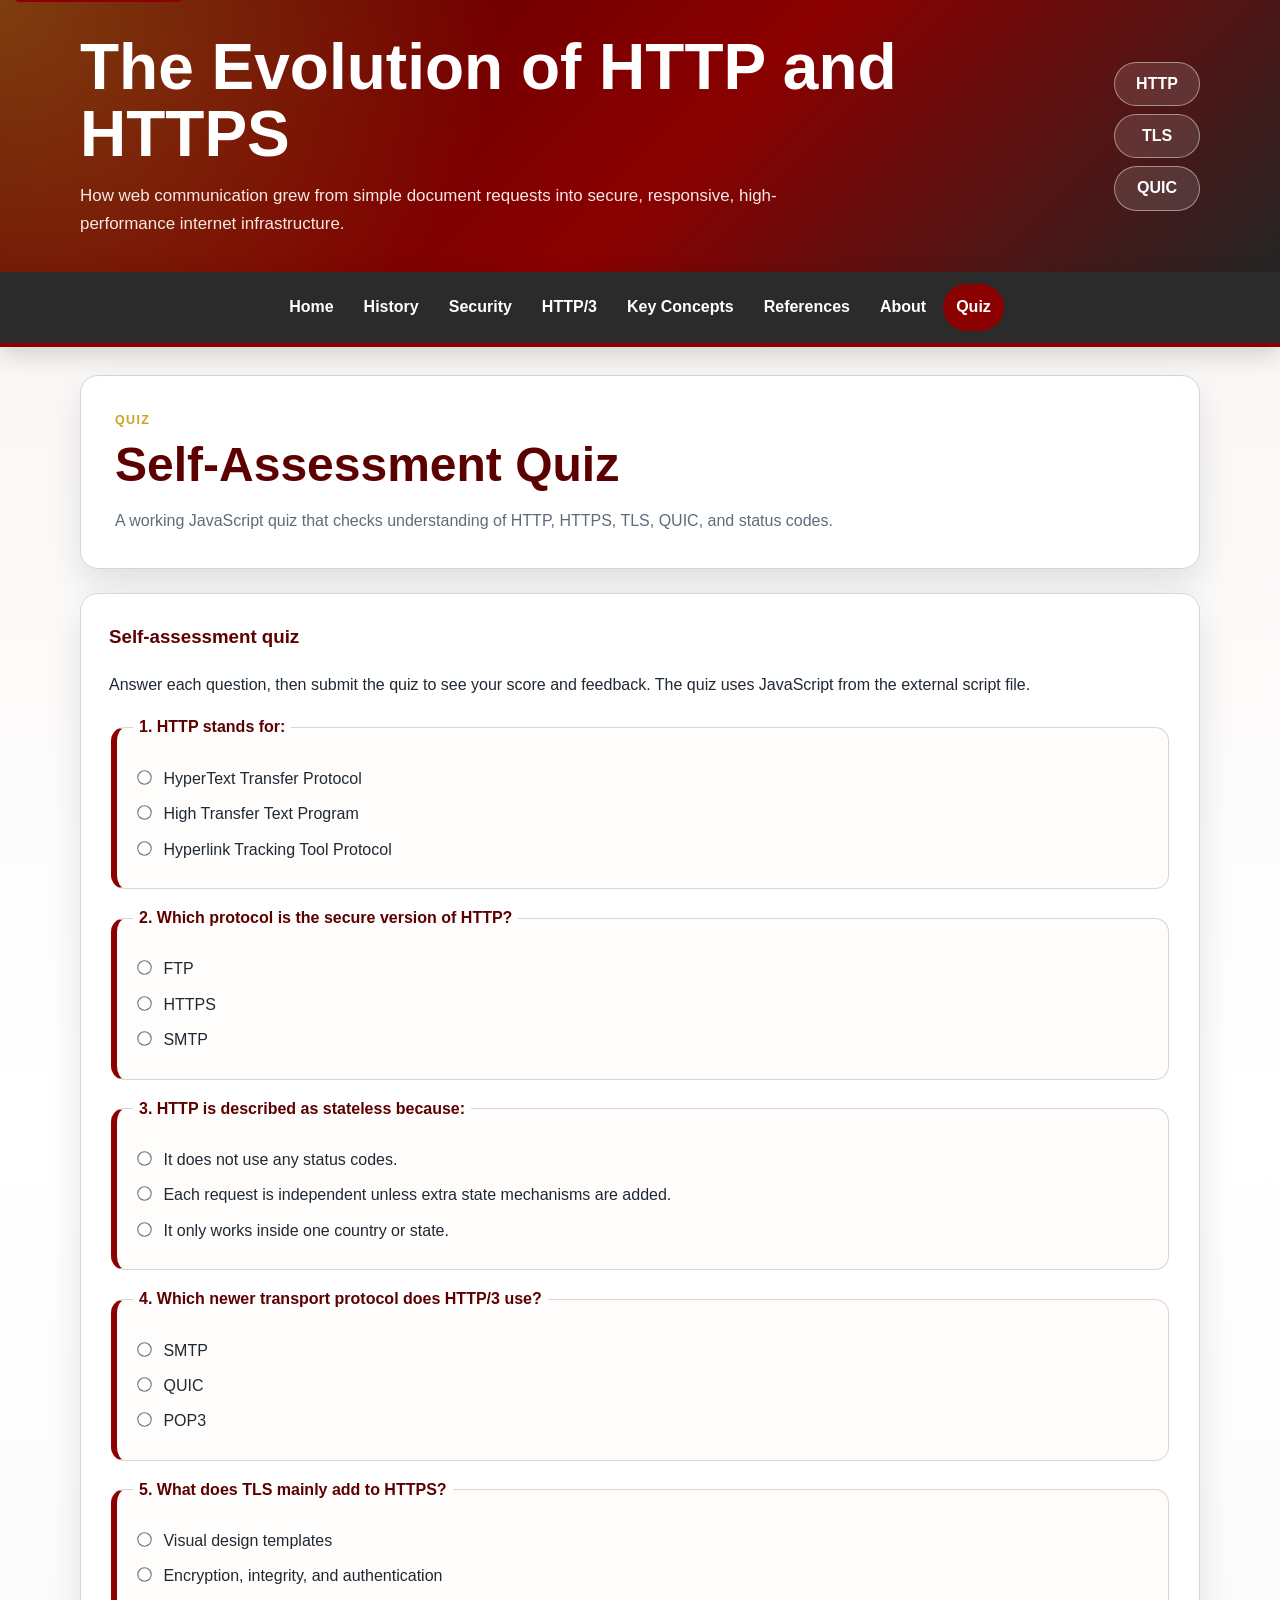
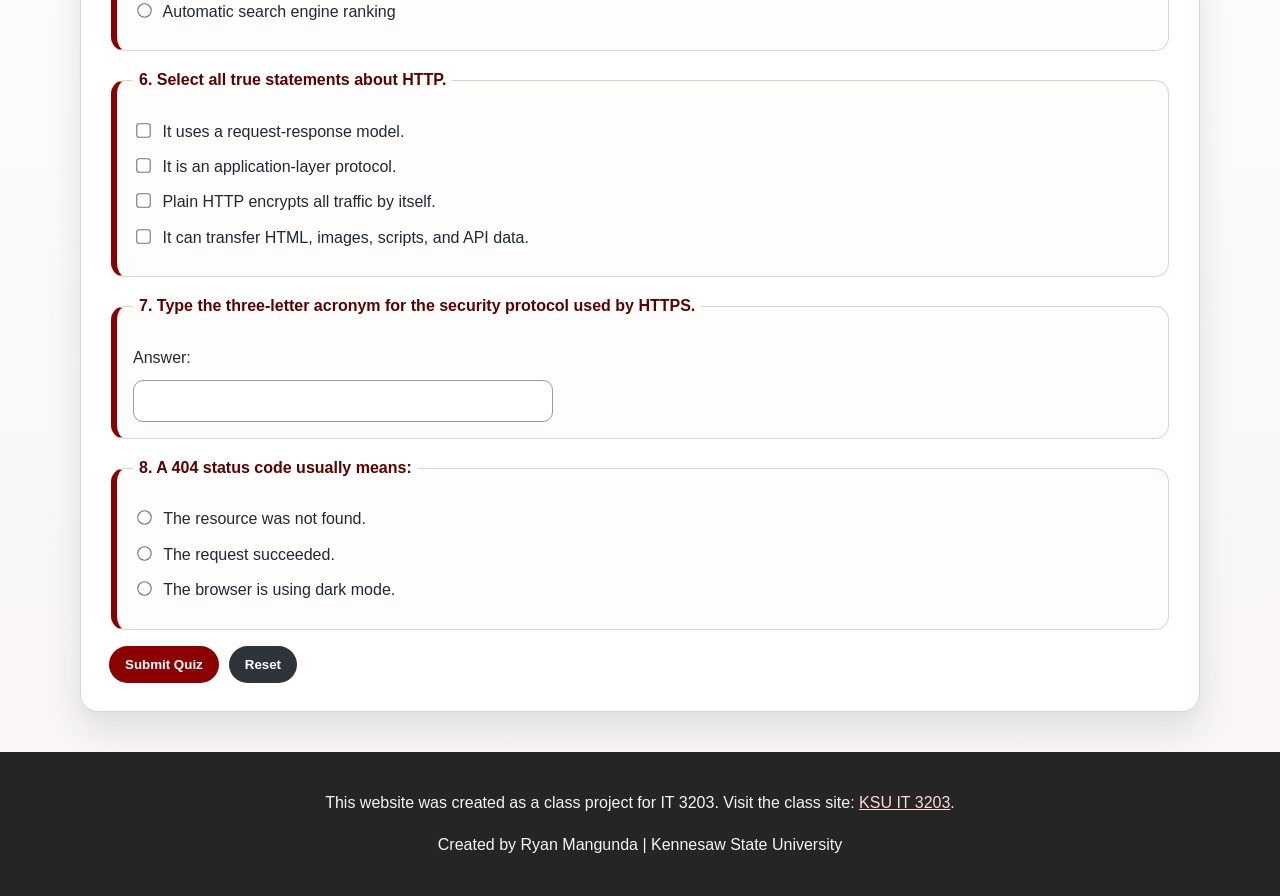
<file: quiz.html>
<!DOCTYPE html>
<html lang="en">
<head>
  <meta charset="UTF-8">
  <meta name="viewport" content="width=device-width, initial-scale=1.0">
  <meta name="description" content="A responsive IT 3203 research site explaining the evolution of HTTP, HTTPS, TLS, QUIC, and HTTP/3.">
  <title>Self-Assessment Quiz | The Evolution of HTTP and HTTPS</title>
  <link rel="stylesheet" href="styles.css">
  <script src="script.js" defer></script>
</head>
<body>
  <a class="skip-link" href="#main-content">Skip to main content</a>
  <header class="site-header">
    <div class="header-inner">
      <div>
        <h1>The Evolution of HTTP and HTTPS</h1>
        <p class="tagline">How web communication grew from simple document requests into secure, responsive, high-performance internet infrastructure.</p>
      </div>
      <div class="protocol-badge" aria-label="Protocol focus">
        <span>HTTP</span>
        <span>TLS</span>
        <span>QUIC</span>
      </div>
    </div>
  </header>

  <nav class="site-nav" aria-label="Main navigation">
    <button class="menu-toggle" type="button" aria-expanded="false" aria-controls="main-menu">Menu</button>
    <div class="menu-links" id="main-menu">
      <a href="index.html">Home</a>
<a href="history.html">History</a>
<a href="security.html">Security</a>
<a href="performance.html">HTTP/3</a>
<a href="concepts.html">Key Concepts</a>
<a href="references.html">References</a>
<a href="about.html">About</a>
<a href="quiz.html" aria-current="page">Quiz</a>
    </div>
  </nav>

  <main id="main-content" class="page-shell">
    <section class="page-title">
      <p class="eyebrow">Quiz</p>
      <h2>Self-Assessment Quiz</h2>
      <p>A working JavaScript quiz that checks understanding of HTTP, HTTPS, TLS, QUIC, and status codes.</p>
    </section>
    
<section class="section-card">
  <h3>Self-assessment quiz</h3>
  <p>Answer each question, then submit the quiz to see your score and feedback. The quiz uses JavaScript from the external script file.</p>
  <form id="quizForm" class="quiz-form">
    <fieldset class="question-card">
      <legend>1. HTTP stands for:</legend>
      <label><input type="radio" name="q1" value="a"> HyperText Transfer Protocol</label>
      <label><input type="radio" name="q1" value="b"> High Transfer Text Program</label>
      <label><input type="radio" name="q1" value="c"> Hyperlink Tracking Tool Protocol</label>
    </fieldset>

    <fieldset class="question-card">
      <legend>2. Which protocol is the secure version of HTTP?</legend>
      <label><input type="radio" name="q2" value="a"> FTP</label>
      <label><input type="radio" name="q2" value="b"> HTTPS</label>
      <label><input type="radio" name="q2" value="c"> SMTP</label>
    </fieldset>

    <fieldset class="question-card">
      <legend>3. HTTP is described as stateless because:</legend>
      <label><input type="radio" name="q3" value="a"> It does not use any status codes.</label>
      <label><input type="radio" name="q3" value="b"> Each request is independent unless extra state mechanisms are added.</label>
      <label><input type="radio" name="q3" value="c"> It only works inside one country or state.</label>
    </fieldset>

    <fieldset class="question-card">
      <legend>4. Which newer transport protocol does HTTP/3 use?</legend>
      <label><input type="radio" name="q4" value="a"> SMTP</label>
      <label><input type="radio" name="q4" value="b"> QUIC</label>
      <label><input type="radio" name="q4" value="c"> POP3</label>
    </fieldset>

    <fieldset class="question-card">
      <legend>5. What does TLS mainly add to HTTPS?</legend>
      <label><input type="radio" name="q5" value="a"> Visual design templates</label>
      <label><input type="radio" name="q5" value="b"> Encryption, integrity, and authentication</label>
      <label><input type="radio" name="q5" value="c"> Automatic search engine ranking</label>
    </fieldset>

    <fieldset class="question-card">
      <legend>6. Select all true statements about HTTP.</legend>
      <label><input type="checkbox" name="q6" value="a"> It uses a request-response model.</label>
      <label><input type="checkbox" name="q6" value="b"> It is an application-layer protocol.</label>
      <label><input type="checkbox" name="q6" value="c"> Plain HTTP encrypts all traffic by itself.</label>
      <label><input type="checkbox" name="q6" value="d"> It can transfer HTML, images, scripts, and API data.</label>
    </fieldset>

    <fieldset class="question-card">
      <legend>7. Type the three-letter acronym for the security protocol used by HTTPS.</legend>
      <label for="q7">Answer:</label>
      <input type="text" id="q7" name="q7" autocomplete="off">
    </fieldset>

    <fieldset class="question-card">
      <legend>8. A 404 status code usually means:</legend>
      <label><input type="radio" name="q8" value="a"> The resource was not found.</label>
      <label><input type="radio" name="q8" value="b"> The request succeeded.</label>
      <label><input type="radio" name="q8" value="c"> The browser is using dark mode.</label>
    </fieldset>

    <div class="form-actions">
      <button type="submit">Submit Quiz</button>
      <button type="reset" class="secondary-button">Reset</button>
    </div>
  </form>
  <div id="quizResult" class="result-box" aria-live="polite"></div>
</section>

  </main>

  <footer class="site-footer">
    <p>This website was created as a class project for IT 3203. Visit the class site: <a href="https://ksuweb.github.io/IT3203/">KSU IT 3203</a>.</p>
    <p>Created by Ryan Mangunda | Kennesaw State University</p>
  </footer>
</body>
</html>
</file>
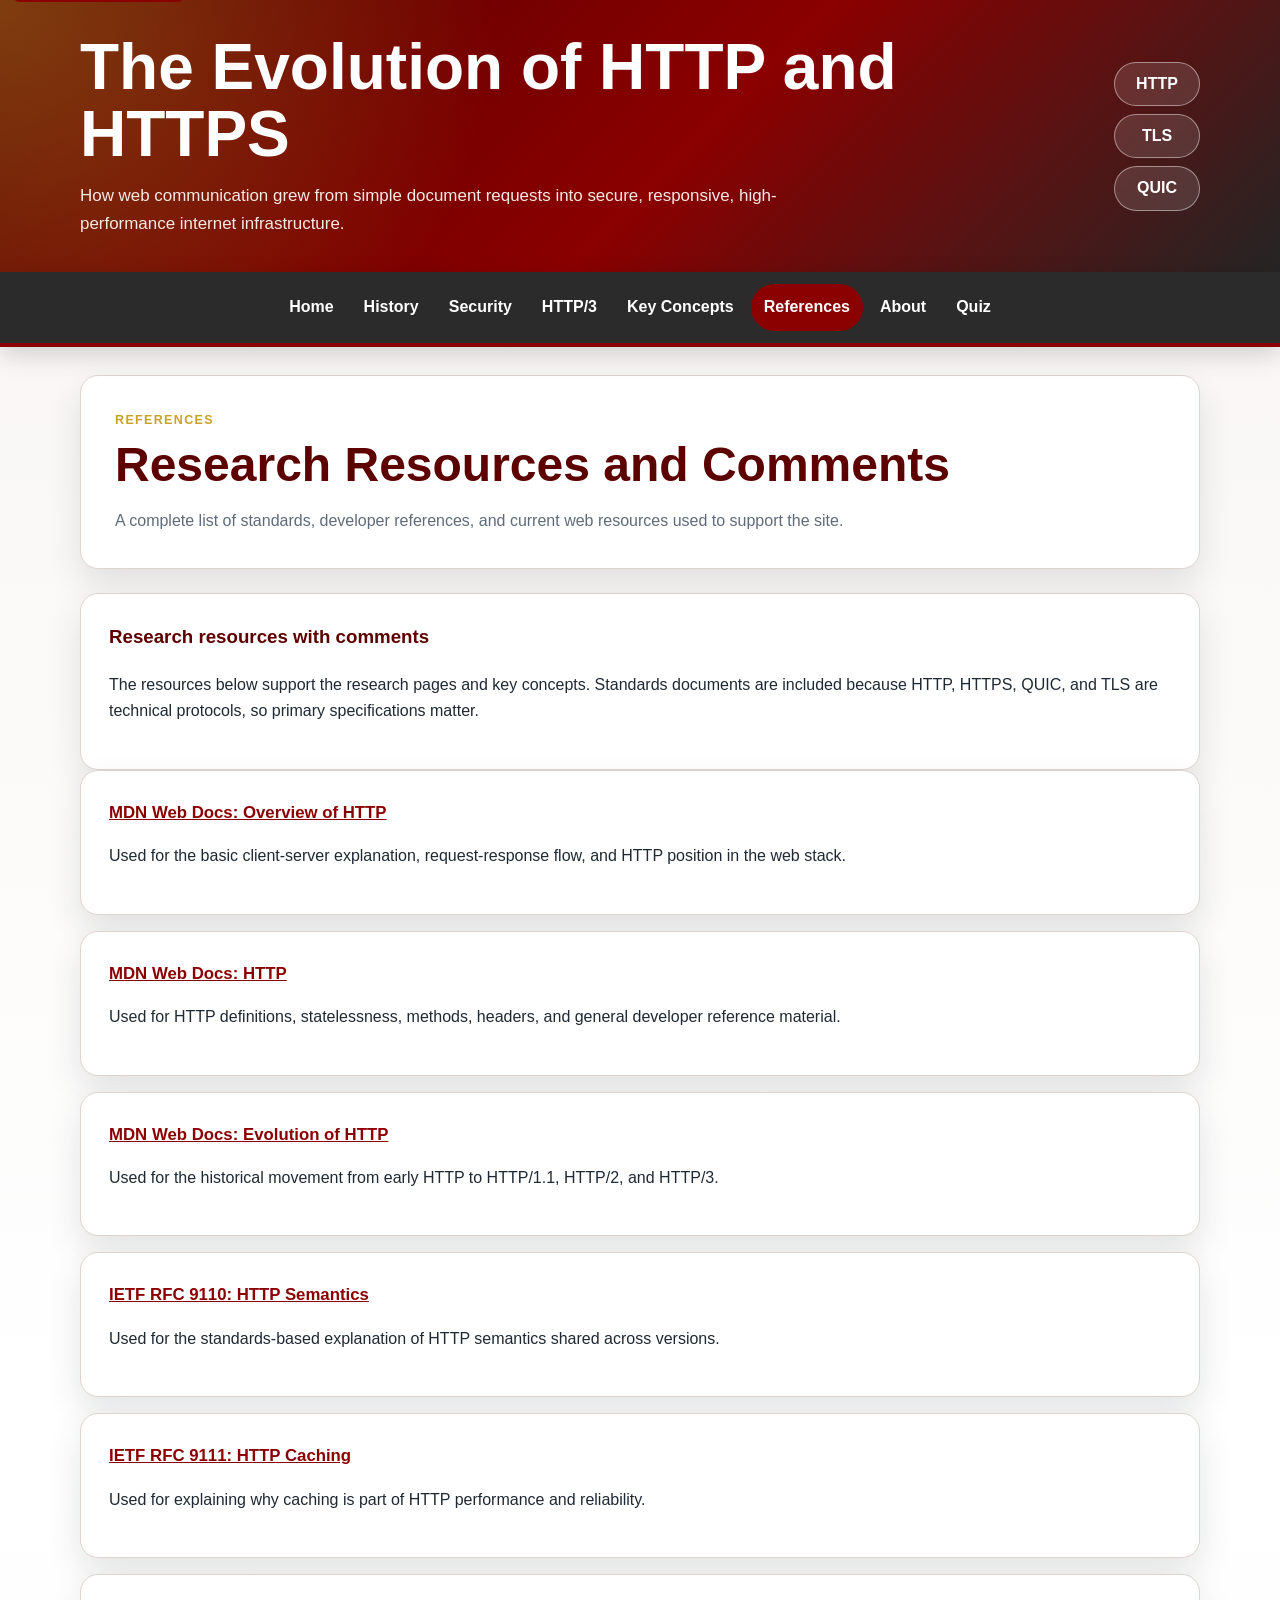
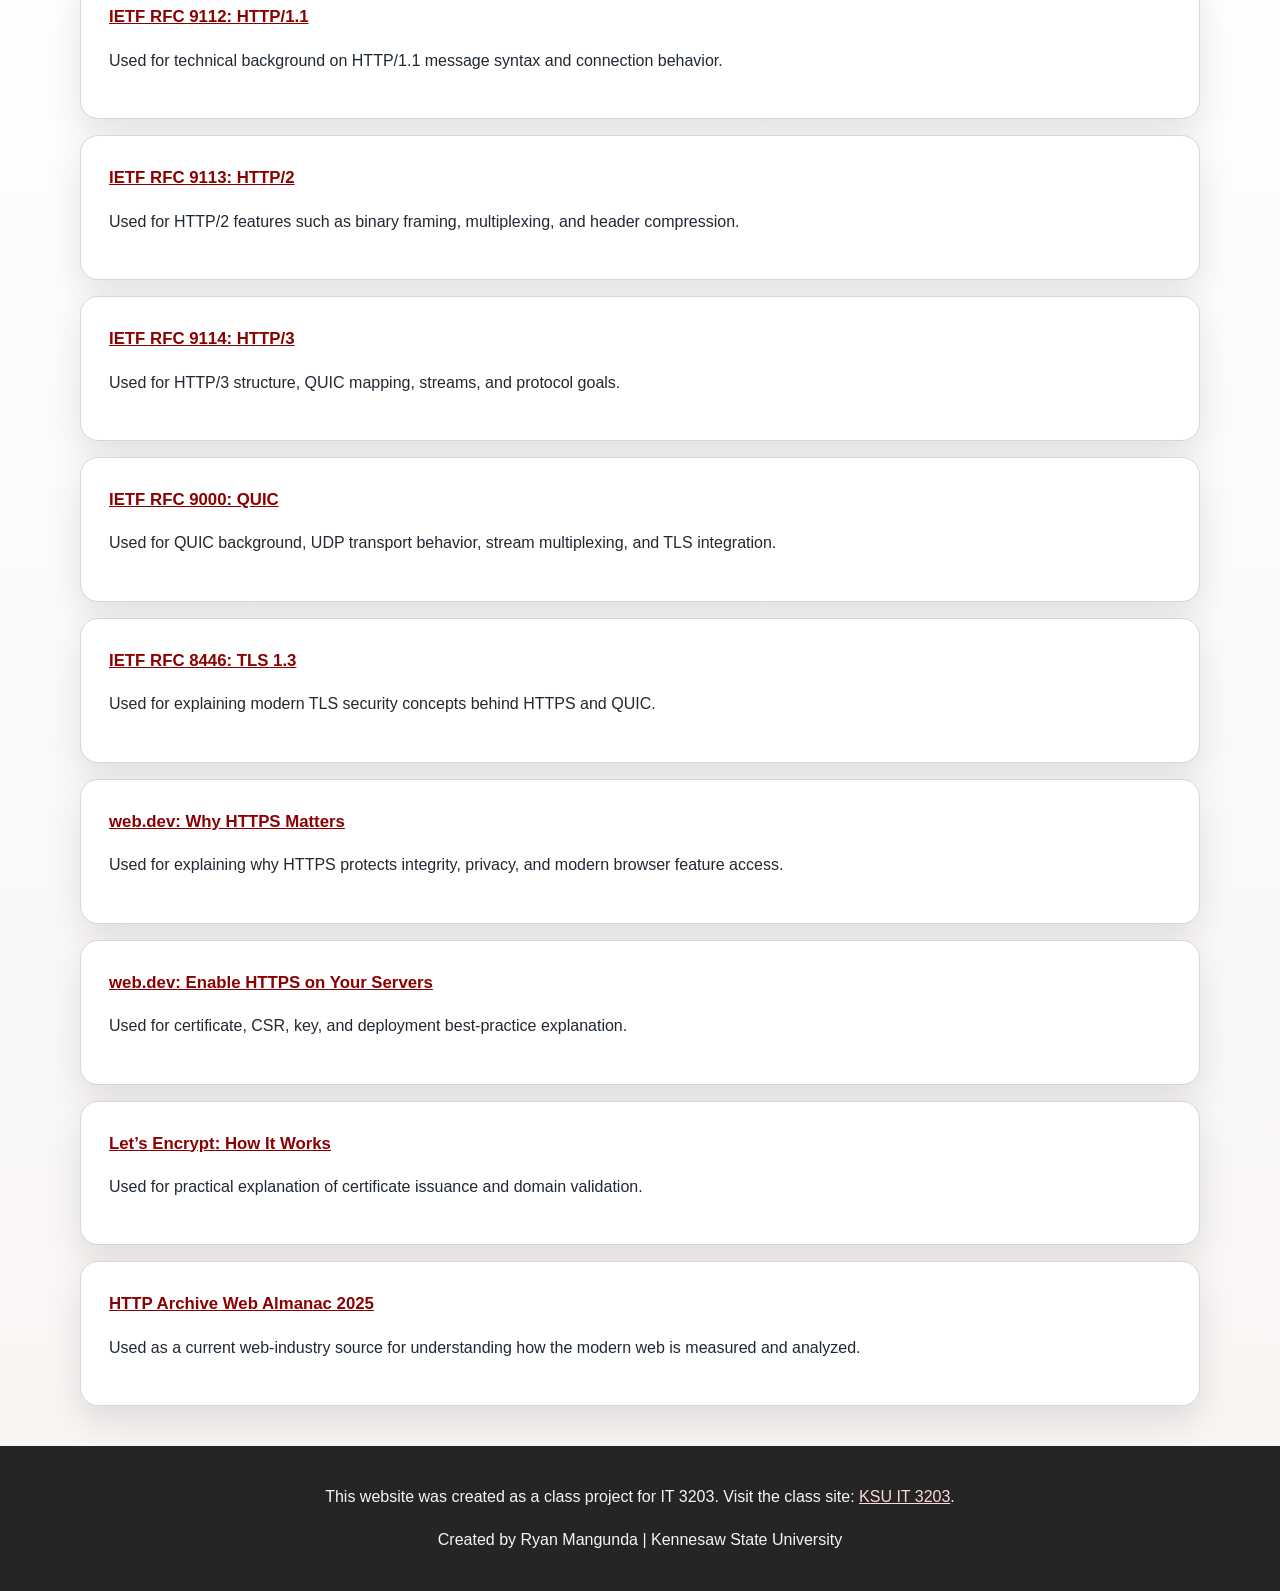
<file: references.html>
<!DOCTYPE html>
<html lang="en">
<head>
  <meta charset="UTF-8">
  <meta name="viewport" content="width=device-width, initial-scale=1.0">
  <meta name="description" content="A responsive IT 3203 research site explaining the evolution of HTTP, HTTPS, TLS, QUIC, and HTTP/3.">
  <title>Research Resources and Comments | The Evolution of HTTP and HTTPS</title>
  <link rel="stylesheet" href="styles.css">
  <script src="script.js" defer></script>
</head>
<body>
  <a class="skip-link" href="#main-content">Skip to main content</a>
  <header class="site-header">
    <div class="header-inner">
      <div>
        <h1>The Evolution of HTTP and HTTPS</h1>
        <p class="tagline">How web communication grew from simple document requests into secure, responsive, high-performance internet infrastructure.</p>
      </div>
      <div class="protocol-badge" aria-label="Protocol focus">
        <span>HTTP</span>
        <span>TLS</span>
        <span>QUIC</span>
      </div>
    </div>
  </header>

  <nav class="site-nav" aria-label="Main navigation">
    <button class="menu-toggle" type="button" aria-expanded="false" aria-controls="main-menu">Menu</button>
    <div class="menu-links" id="main-menu">
      <a href="index.html">Home</a>
<a href="history.html">History</a>
<a href="security.html">Security</a>
<a href="performance.html">HTTP/3</a>
<a href="concepts.html">Key Concepts</a>
<a href="references.html" aria-current="page">References</a>
<a href="about.html">About</a>
<a href="quiz.html">Quiz</a>
    </div>
  </nav>

  <main id="main-content" class="page-shell">
    <section class="page-title">
      <p class="eyebrow">References</p>
      <h2>Research Resources and Comments</h2>
      <p>A complete list of standards, developer references, and current web resources used to support the site.</p>
    </section>
    
<section class="section-card">
  <h3>Research resources with comments</h3>
  <p>The resources below support the research pages and key concepts. Standards documents are included because HTTP, HTTPS, QUIC, and TLS are technical protocols, so primary specifications matter.</p>
</section>
<section class="reference-list">
  <article class="reference-item">
  <h3><a href="https://developer.mozilla.org/en-US/docs/Web/HTTP/Guides/Overview">MDN Web Docs: Overview of HTTP</a></h3>
  <p>Used for the basic client-server explanation, request-response flow, and HTTP position in the web stack.</p>
</article>
<article class="reference-item">
  <h3><a href="https://developer.mozilla.org/en-US/docs/Web/HTTP">MDN Web Docs: HTTP</a></h3>
  <p>Used for HTTP definitions, statelessness, methods, headers, and general developer reference material.</p>
</article>
<article class="reference-item">
  <h3><a href="https://developer.mozilla.org/en-US/docs/Web/HTTP/Guides/Evolution_of_HTTP">MDN Web Docs: Evolution of HTTP</a></h3>
  <p>Used for the historical movement from early HTTP to HTTP/1.1, HTTP/2, and HTTP/3.</p>
</article>
<article class="reference-item">
  <h3><a href="https://datatracker.ietf.org/doc/html/rfc9110">IETF RFC 9110: HTTP Semantics</a></h3>
  <p>Used for the standards-based explanation of HTTP semantics shared across versions.</p>
</article>
<article class="reference-item">
  <h3><a href="https://datatracker.ietf.org/doc/html/rfc9111">IETF RFC 9111: HTTP Caching</a></h3>
  <p>Used for explaining why caching is part of HTTP performance and reliability.</p>
</article>
<article class="reference-item">
  <h3><a href="https://datatracker.ietf.org/doc/html/rfc9112">IETF RFC 9112: HTTP/1.1</a></h3>
  <p>Used for technical background on HTTP/1.1 message syntax and connection behavior.</p>
</article>
<article class="reference-item">
  <h3><a href="https://datatracker.ietf.org/doc/html/rfc9113">IETF RFC 9113: HTTP/2</a></h3>
  <p>Used for HTTP/2 features such as binary framing, multiplexing, and header compression.</p>
</article>
<article class="reference-item">
  <h3><a href="https://datatracker.ietf.org/doc/html/rfc9114">IETF RFC 9114: HTTP/3</a></h3>
  <p>Used for HTTP/3 structure, QUIC mapping, streams, and protocol goals.</p>
</article>
<article class="reference-item">
  <h3><a href="https://datatracker.ietf.org/doc/html/rfc9000">IETF RFC 9000: QUIC</a></h3>
  <p>Used for QUIC background, UDP transport behavior, stream multiplexing, and TLS integration.</p>
</article>
<article class="reference-item">
  <h3><a href="https://datatracker.ietf.org/doc/html/rfc8446">IETF RFC 8446: TLS 1.3</a></h3>
  <p>Used for explaining modern TLS security concepts behind HTTPS and QUIC.</p>
</article>
<article class="reference-item">
  <h3><a href="https://web.dev/articles/why-https-matters">web.dev: Why HTTPS Matters</a></h3>
  <p>Used for explaining why HTTPS protects integrity, privacy, and modern browser feature access.</p>
</article>
<article class="reference-item">
  <h3><a href="https://web.dev/articles/enable-https">web.dev: Enable HTTPS on Your Servers</a></h3>
  <p>Used for certificate, CSR, key, and deployment best-practice explanation.</p>
</article>
<article class="reference-item">
  <h3><a href="https://letsencrypt.org/how-it-works/">Let’s Encrypt: How It Works</a></h3>
  <p>Used for practical explanation of certificate issuance and domain validation.</p>
</article>
<article class="reference-item">
  <h3><a href="https://almanac.httparchive.org/en/2025/">HTTP Archive Web Almanac 2025</a></h3>
  <p>Used as a current web-industry source for understanding how the modern web is measured and analyzed.</p>
</article>
</section>

  </main>

  <footer class="site-footer">
    <p>This website was created as a class project for IT 3203. Visit the class site: <a href="https://ksuweb.github.io/IT3203/">KSU IT 3203</a>.</p>
    <p>Created by Ryan Mangunda | Kennesaw State University</p>
  </footer>
</body>
</html>
</file>
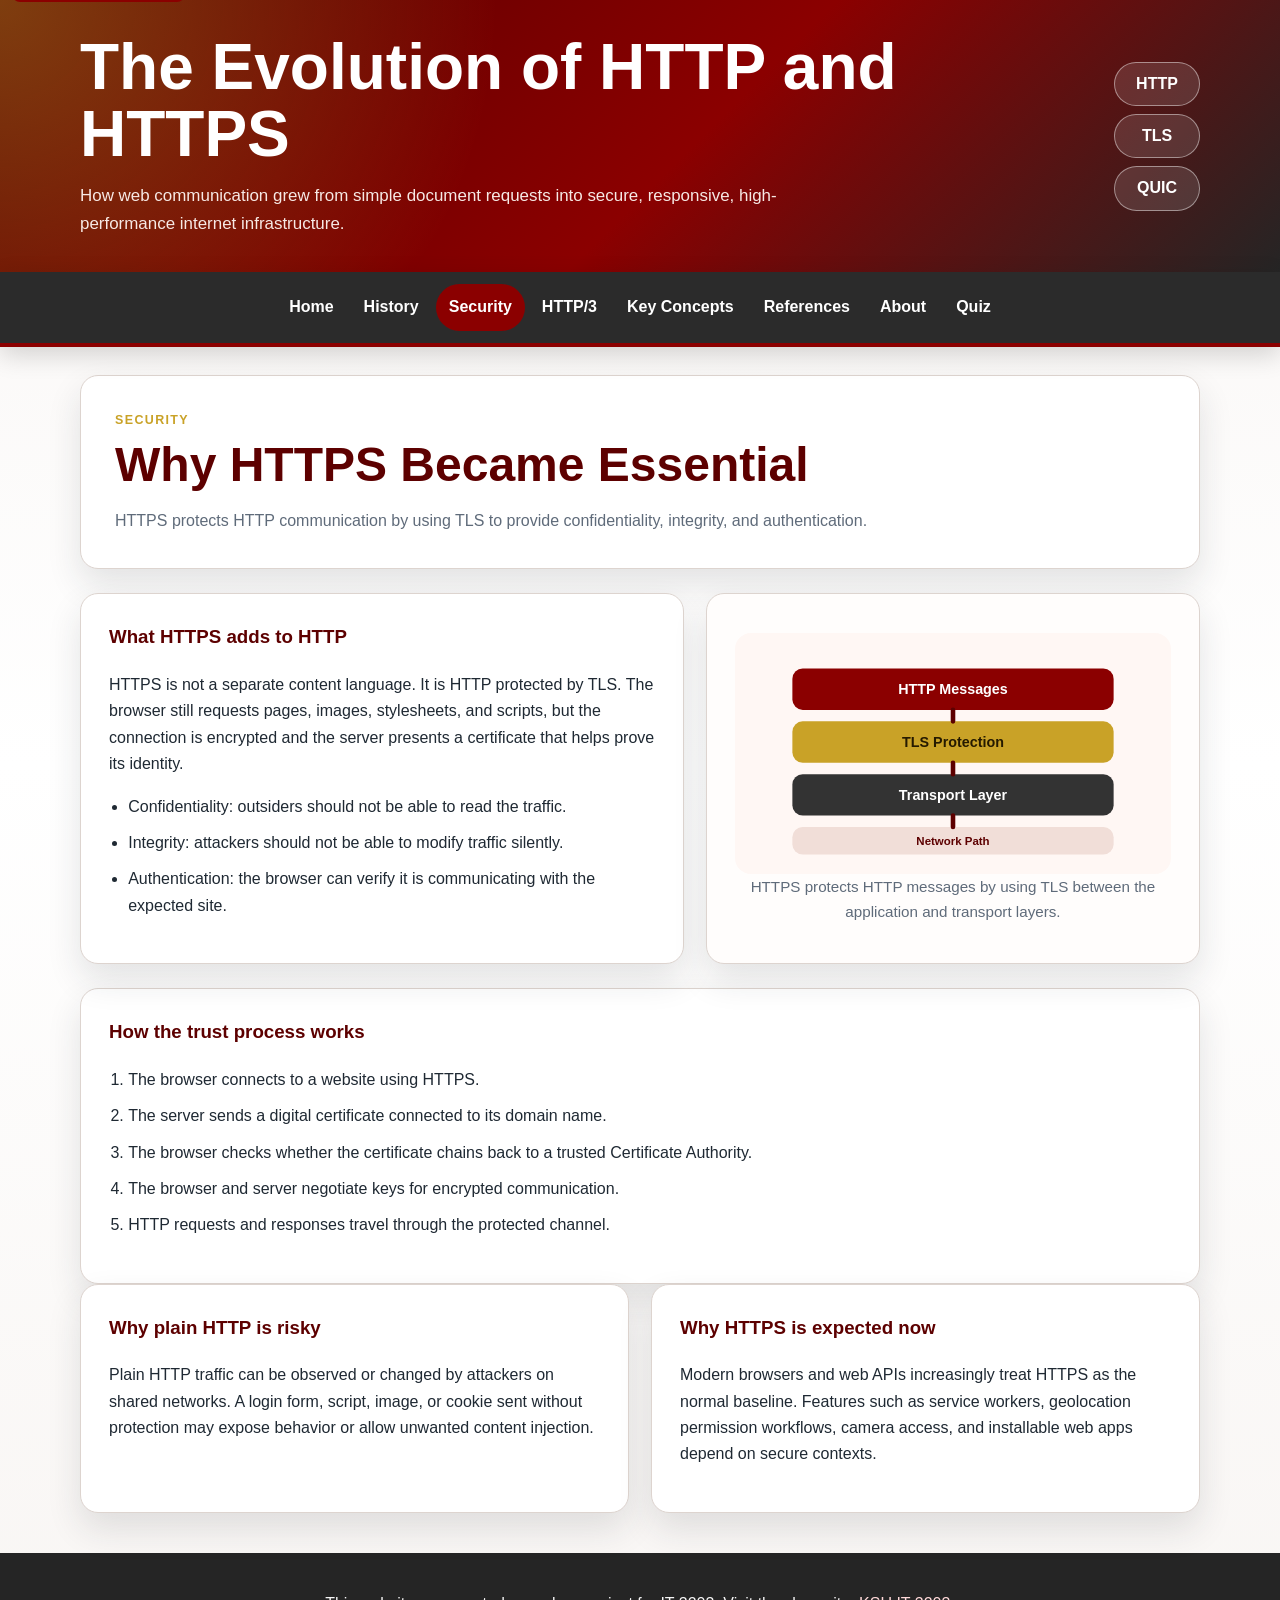
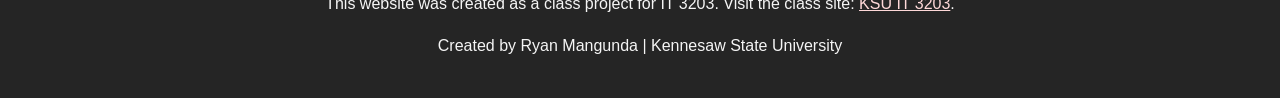
<file: security.html>
<!DOCTYPE html>
<html lang="en">
<head>
  <meta charset="UTF-8">
  <meta name="viewport" content="width=device-width, initial-scale=1.0">
  <meta name="description" content="A responsive IT 3203 research site explaining the evolution of HTTP, HTTPS, TLS, QUIC, and HTTP/3.">
  <title>Why HTTPS Became Essential | The Evolution of HTTP and HTTPS</title>
  <link rel="stylesheet" href="styles.css">
  <script src="script.js" defer></script>
</head>
<body>
  <a class="skip-link" href="#main-content">Skip to main content</a>
  <header class="site-header">
    <div class="header-inner">
      <div>
        <h1>The Evolution of HTTP and HTTPS</h1>
        <p class="tagline">How web communication grew from simple document requests into secure, responsive, high-performance internet infrastructure.</p>
      </div>
      <div class="protocol-badge" aria-label="Protocol focus">
        <span>HTTP</span>
        <span>TLS</span>
        <span>QUIC</span>
      </div>
    </div>
  </header>

  <nav class="site-nav" aria-label="Main navigation">
    <button class="menu-toggle" type="button" aria-expanded="false" aria-controls="main-menu">Menu</button>
    <div class="menu-links" id="main-menu">
      <a href="index.html">Home</a>
<a href="history.html">History</a>
<a href="security.html" aria-current="page">Security</a>
<a href="performance.html">HTTP/3</a>
<a href="concepts.html">Key Concepts</a>
<a href="references.html">References</a>
<a href="about.html">About</a>
<a href="quiz.html">Quiz</a>
    </div>
  </nav>

  <main id="main-content" class="page-shell">
    <section class="page-title">
      <p class="eyebrow">Security</p>
      <h2>Why HTTPS Became Essential</h2>
      <p>HTTPS protects HTTP communication by using TLS to provide confidentiality, integrity, and authentication.</p>
    </section>
    
<section class="hero-grid">
  <div class="hero-card">
    <h3>What HTTPS adds to HTTP</h3>
    <p>HTTPS is not a separate content language. It is HTTP protected by TLS. The browser still requests pages, images, stylesheets, and scripts, but the connection is encrypted and the server presents a certificate that helps prove its identity.</p>
    <ul class="check-list">
      <li>Confidentiality: outsiders should not be able to read the traffic.</li>
      <li>Integrity: attackers should not be able to modify traffic silently.</li>
      <li>Authentication: the browser can verify it is communicating with the expected site.</li>
    </ul>
  </div>
  <figure class="image-card">
    <img src="images/security-layers.svg" alt="Layer diagram showing HTTP messages protected by TLS above transport and network layers">
    <figcaption>HTTPS protects HTTP messages by using TLS between the application and transport layers.</figcaption>
  </figure>
</section>

<section class="section-card">
  <h3>How the trust process works</h3>
  <ol class="numbered-list">
    <li>The browser connects to a website using HTTPS.</li>
    <li>The server sends a digital certificate connected to its domain name.</li>
    <li>The browser checks whether the certificate chains back to a trusted Certificate Authority.</li>
    <li>The browser and server negotiate keys for encrypted communication.</li>
    <li>HTTP requests and responses travel through the protected channel.</li>
  </ol>
</section>

<section class="content-grid two-columns">
  <article class="info-card">
    <h3>Why plain HTTP is risky</h3>
    <p>Plain HTTP traffic can be observed or changed by attackers on shared networks. A login form, script, image, or cookie sent without protection may expose behavior or allow unwanted content injection.</p>
  </article>
  <article class="info-card">
    <h3>Why HTTPS is expected now</h3>
    <p>Modern browsers and web APIs increasingly treat HTTPS as the normal baseline. Features such as service workers, geolocation permission workflows, camera access, and installable web apps depend on secure contexts.</p>
  </article>
</section>

  </main>

  <footer class="site-footer">
    <p>This website was created as a class project for IT 3203. Visit the class site: <a href="https://ksuweb.github.io/IT3203/">KSU IT 3203</a>.</p>
    <p>Created by Ryan Mangunda | Kennesaw State University</p>
  </footer>
</body>
</html>
</file>
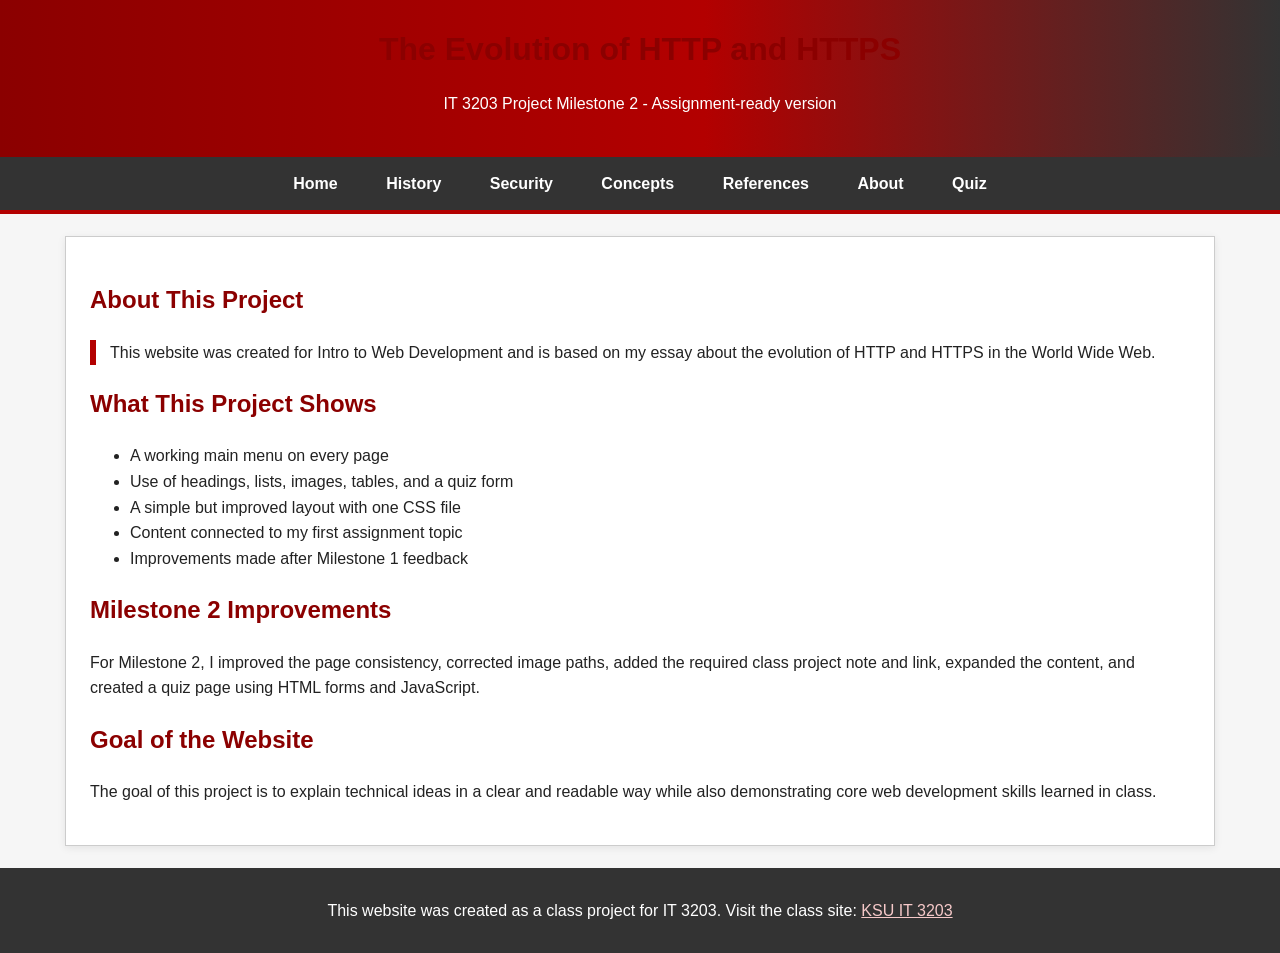
<file: Website/about.html>
<!DOCTYPE html>
<html>
<head>
<title>About</title>
<link rel="stylesheet" href="styles.css">
<meta name="viewport" content="width=device-width, initial-scale=1.0">
</head>
<body>

<header>
<h1>The Evolution of HTTP and HTTPS</h1>
<p>IT 3203 Project Milestone 2 - Assignment-ready version</p>
</header>


<!-- FIX FROM MILESTONE 1:
Updated navigation links to use correct relative paths.
Added the quiz page link to the main menu for Milestone 2. -->
<nav>
<a href="index.html">Home</a>
<a href="history.html">History</a>
<a href="security.html">Security</a>
<a href="concepts.html">Concepts</a>
<a href="references.html">References</a>
<a href="about.html">About</a>
<a href="quiz.html">Quiz</a>
</nav>


<div class="container">

<!-- About page -->
<!-- IMPROVEMENT NOTE:
This project was updated after Milestone 1 feedback to fix navigation,
image paths, and layout consistency across pages. -->
<h2>About This Project</h2>
<p class="section-highlight">This website was created for Intro to Web Development and is based on my essay about the evolution of HTTP and HTTPS in the World Wide Web.</p>

<h2>What This Project Shows</h2>
<ul>
<li>A working main menu on every page</li>
<li>Use of headings, lists, images, tables, and a quiz form</li>
<li>A simple but improved layout with one CSS file</li>
<li>Content connected to my first assignment topic</li>
<li>Improvements made after Milestone 1 feedback</li>
</ul>

<h2>Milestone 2 Improvements</h2>
<p>For Milestone 2, I improved the page consistency, corrected image paths, added the required class project note and link, expanded the content, and created a quiz page using HTML forms and JavaScript.</p>

<h2>Goal of the Website</h2>
<p>The goal of this project is to explain technical ideas in a clear and readable way while also demonstrating core web development skills learned in class.</p>

</div>


<!-- REQUIRED:
Added class project note and link to the class website in the footer. -->
<footer>
<p>This website was created as a class project for IT 3203.
Visit the class site:
<a href="https://ksuweb.github.io/IT3203/" target="_blank">KSU IT 3203</a></p>
</footer>



</body>
</html>
</file>
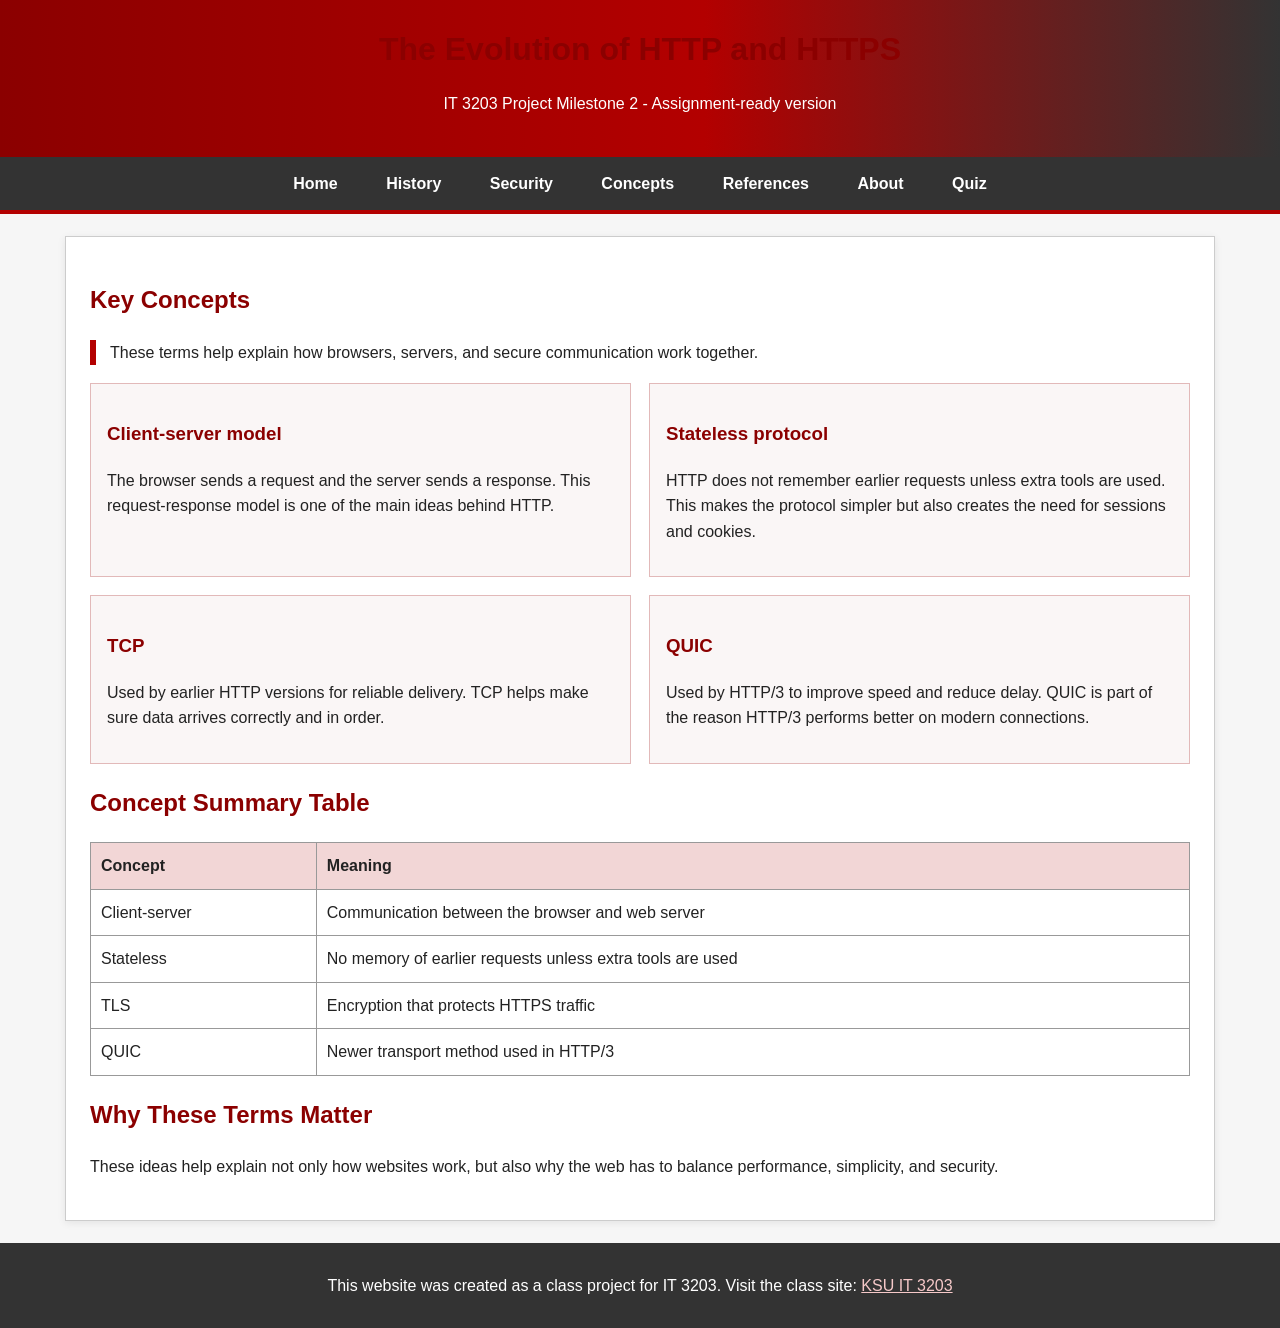
<file: Website/concepts.html>
<!DOCTYPE html>
<html>
<head>
<title>Concepts</title>
<link rel="stylesheet" href="styles.css">
<meta name="viewport" content="width=device-width, initial-scale=1.0">
</head>
<body>

<header>
<h1>The Evolution of HTTP and HTTPS</h1>
<p>IT 3203 Project Milestone 2 - Assignment-ready version</p>
</header>


<!-- FIX FROM MILESTONE 1:
Updated navigation links to use correct relative paths.
Added the quiz page link to the main menu for Milestone 2. -->
<nav>
<a href="index.html">Home</a>
<a href="history.html">History</a>
<a href="security.html">Security</a>
<a href="concepts.html">Concepts</a>
<a href="references.html">References</a>
<a href="about.html">About</a>
<a href="quiz.html">Quiz</a>
</nav>


<div class="container">

<!-- Concepts page -->
<h2>Key Concepts</h2>
<p class="section-highlight">These terms help explain how browsers, servers, and secure communication work together.</p>

<div class="card-grid">
    <div class="info-card">
        <h3>Client-server model</h3>
        <p>The browser sends a request and the server sends a response. This request-response model is one of the main ideas behind HTTP.</p>
    </div>
    <div class="info-card">
        <h3>Stateless protocol</h3>
        <p>HTTP does not remember earlier requests unless extra tools are used. This makes the protocol simpler but also creates the need for sessions and cookies.</p>
    </div>
    <div class="info-card">
        <h3>TCP</h3>
        <p>Used by earlier HTTP versions for reliable delivery. TCP helps make sure data arrives correctly and in order.</p>
    </div>
    <div class="info-card">
        <h3>QUIC</h3>
        <p>Used by HTTP/3 to improve speed and reduce delay. QUIC is part of the reason HTTP/3 performs better on modern connections.</p>
    </div>
</div>

<h2>Concept Summary Table</h2>
<table>
<tr><th>Concept</th><th>Meaning</th></tr>
<tr><td>Client-server</td><td>Communication between the browser and web server</td></tr>
<tr><td>Stateless</td><td>No memory of earlier requests unless extra tools are used</td></tr>
<tr><td>TLS</td><td>Encryption that protects HTTPS traffic</td></tr>
<tr><td>QUIC</td><td>Newer transport method used in HTTP/3</td></tr>
</table>

<h2>Why These Terms Matter</h2>
<p>These ideas help explain not only how websites work, but also why the web has to balance performance, simplicity, and security.</p>

</div>


<!-- REQUIRED:
Added class project note and link to the class website in the footer. -->
<footer>
<p>This website was created as a class project for IT 3203.
Visit the class site:
<a href="https://ksuweb.github.io/IT3203/" target="_blank">KSU IT 3203</a></p>
</footer>



</body>
</html>
</file>
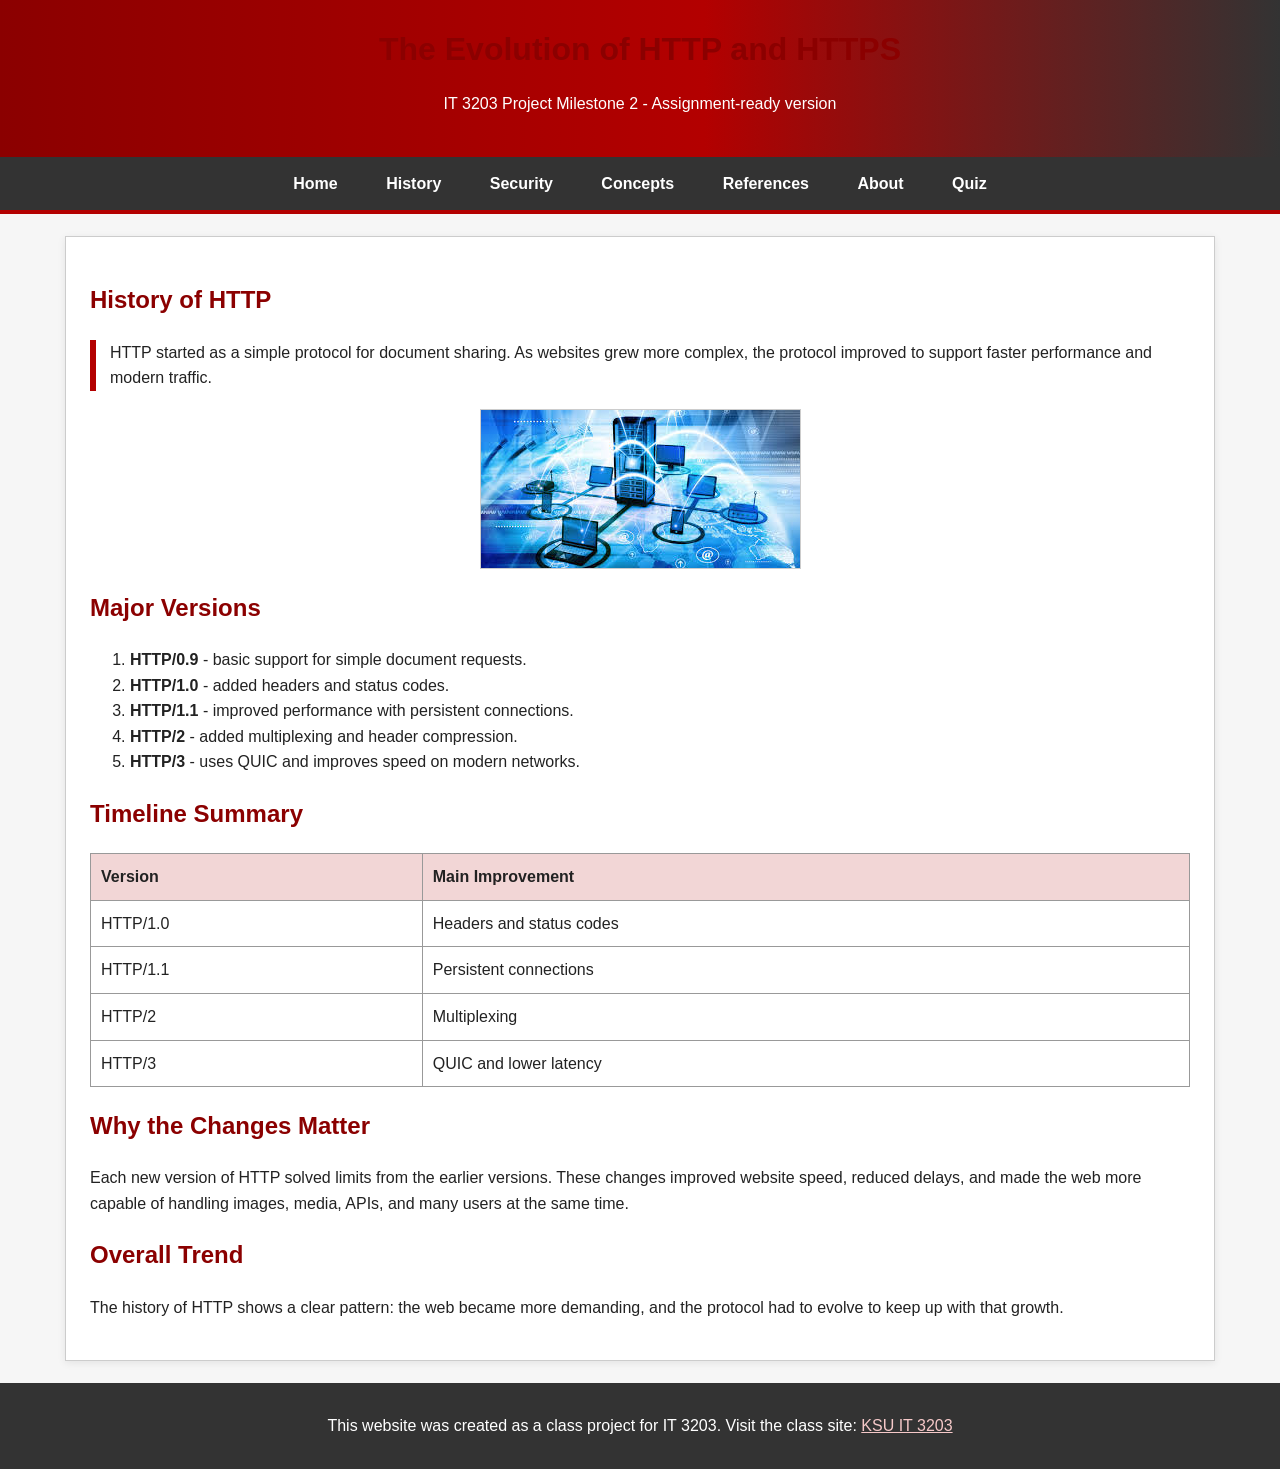
<file: Website/history.html>
<!DOCTYPE html>
<html>
<head>
<title>History</title>
<link rel="stylesheet" href="styles.css">
<meta name="viewport" content="width=device-width, initial-scale=1.0">
</head>
<body>

<header>
<h1>The Evolution of HTTP and HTTPS</h1>
<p>IT 3203 Project Milestone 2 - Assignment-ready version</p>
</header>


<!-- FIX FROM MILESTONE 1:
Updated navigation links to use correct relative paths.
Added the quiz page link to the main menu for Milestone 2. -->
<nav>
<a href="index.html">Home</a>
<a href="history.html">History</a>
<a href="security.html">Security</a>
<a href="concepts.html">Concepts</a>
<a href="references.html">References</a>
<a href="about.html">About</a>
<a href="quiz.html">Quiz</a>
</nav>


<div class="container">

<!-- History page -->
<h2>History of HTTP</h2>
<p class="section-highlight">HTTP started as a simple protocol for document sharing. As websites grew more complex, the protocol improved to support faster performance and modern traffic.</p>

<img src="images/network.jpg" alt="Internet network image">

<h2>Major Versions</h2>
<ol>
<li><strong>HTTP/0.9</strong> - basic support for simple document requests.</li>
<li><strong>HTTP/1.0</strong> - added headers and status codes.</li>
<li><strong>HTTP/1.1</strong> - improved performance with persistent connections.</li>
<li><strong>HTTP/2</strong> - added multiplexing and header compression.</li>
<li><strong>HTTP/3</strong> - uses QUIC and improves speed on modern networks.</li>
</ol>

<h2>Timeline Summary</h2>
<table>
<tr><th>Version</th><th>Main Improvement</th></tr>
<tr><td>HTTP/1.0</td><td>Headers and status codes</td></tr>
<tr><td>HTTP/1.1</td><td>Persistent connections</td></tr>
<tr><td>HTTP/2</td><td>Multiplexing</td></tr>
<tr><td>HTTP/3</td><td>QUIC and lower latency</td></tr>
</table>

<h2>Why the Changes Matter</h2>
<p>Each new version of HTTP solved limits from the earlier versions. These changes improved website speed, reduced delays, and made the web more capable of handling images, media, APIs, and many users at the same time.</p>

<h2>Overall Trend</h2>
<p>The history of HTTP shows a clear pattern: the web became more demanding, and the protocol had to evolve to keep up with that growth.</p>

</div>


<!-- REQUIRED:
Added class project note and link to the class website in the footer. -->
<footer>
<p>This website was created as a class project for IT 3203.
Visit the class site:
<a href="https://ksuweb.github.io/IT3203/" target="_blank">KSU IT 3203</a></p>
</footer>



</body>
</html>
</file>
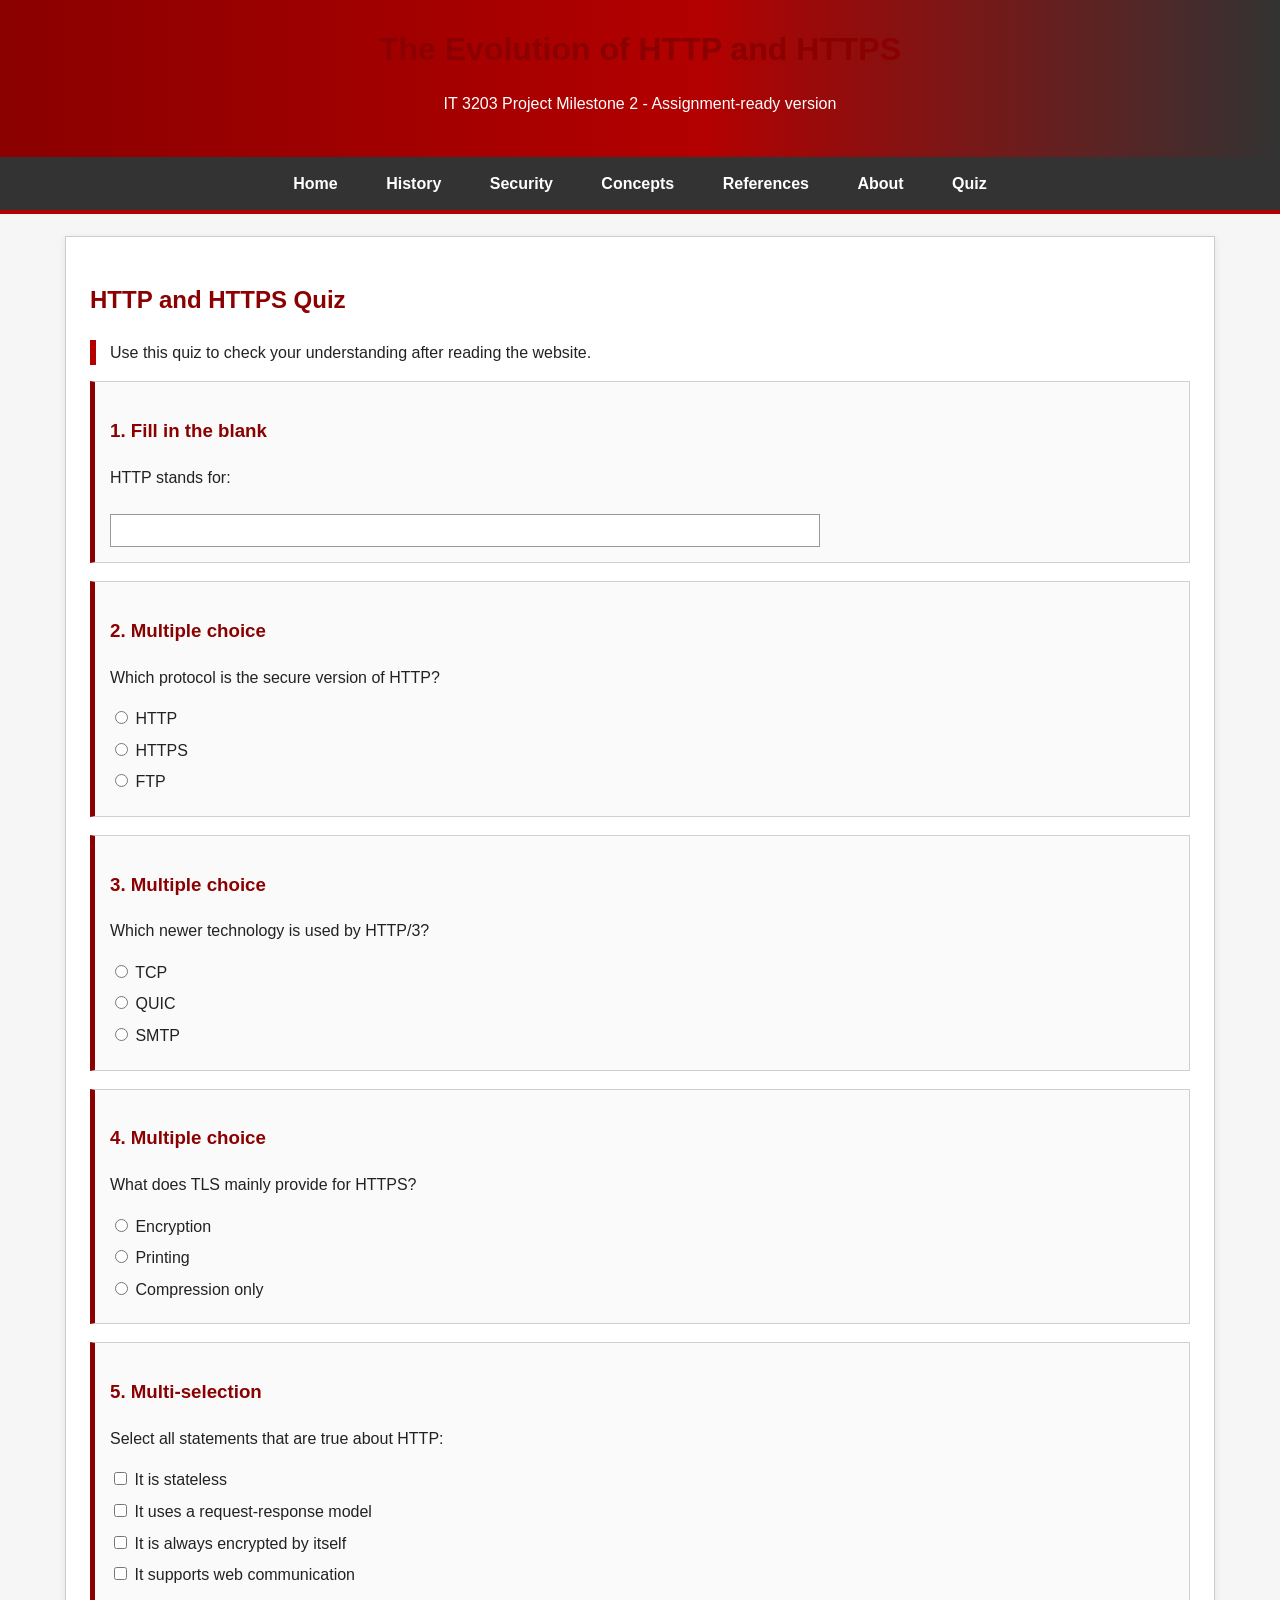
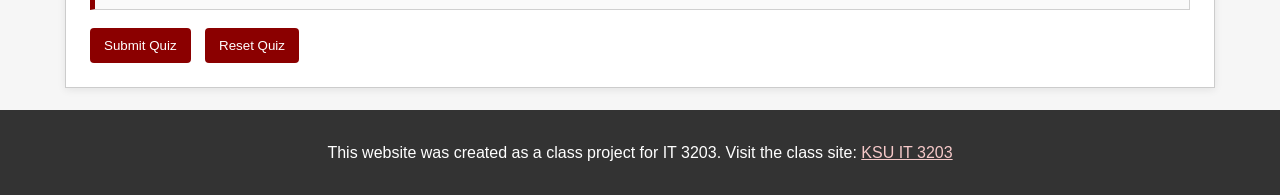
<file: Website/quiz.html>
<!DOCTYPE html>
<html>
<head>
<title>Quiz</title>
<link rel="stylesheet" href="styles.css">
<meta name="viewport" content="width=device-width, initial-scale=1.0">
</head>
<body>

<header>
<h1>The Evolution of HTTP and HTTPS</h1>
<p>IT 3203 Project Milestone 2 - Assignment-ready version</p>
</header>


<!-- FIX FROM MILESTONE 1:
Updated navigation links to use correct relative paths.
Added the quiz page link to the main menu for Milestone 2. -->
<nav>
<a href="index.html">Home</a>
<a href="history.html">History</a>
<a href="security.html">Security</a>
<a href="concepts.html">Concepts</a>
<a href="references.html">References</a>
<a href="about.html">About</a>
<a href="quiz.html">Quiz</a>
</nav>


<div class="container">

<!-- 
MILESTONE 2 ADDITION:
Created a quiz page using HTML forms and JavaScript.
Includes a fill-in-the-blank question, three single-answer multiple-choice
questions, one multi-selection question, scoring, pass/fail result,
per-question feedback, and a reset option.
-->
<h2>HTTP and HTTPS Quiz</h2>
<p class="section-highlight">Use this quiz to check your understanding after reading the website.</p>

<form id="quizForm">
    <div class="question-box">
        <h3>1. Fill in the blank</h3>
        <p>HTTP stands for:</p>
        <input type="text" id="q1" required>
    </div>

    <div class="question-box">
        <h3>2. Multiple choice</h3>
        <p>Which protocol is the secure version of HTTP?</p>
        <label><input type="radio" name="q2" value="HTTP"> HTTP</label>
        <label><input type="radio" name="q2" value="HTTPS"> HTTPS</label>
        <label><input type="radio" name="q2" value="FTP"> FTP</label>
    </div>

    <div class="question-box">
        <h3>3. Multiple choice</h3>
        <p>Which newer technology is used by HTTP/3?</p>
        <label><input type="radio" name="q3" value="TCP"> TCP</label>
        <label><input type="radio" name="q3" value="QUIC"> QUIC</label>
        <label><input type="radio" name="q3" value="SMTP"> SMTP</label>
    </div>

    <div class="question-box">
        <h3>4. Multiple choice</h3>
        <p>What does TLS mainly provide for HTTPS?</p>
        <label><input type="radio" name="q4" value="Encryption"> Encryption</label>
        <label><input type="radio" name="q4" value="Printing"> Printing</label>
        <label><input type="radio" name="q4" value="Compression only"> Compression only</label>
    </div>

    <div class="question-box">
        <h3>5. Multi-selection</h3>
        <p>Select all statements that are true about HTTP:</p>
        <label><input type="checkbox" name="q5" value="stateless"> It is stateless</label>
        <label><input type="checkbox" name="q5" value="request-response"> It uses a request-response model</label>
        <label><input type="checkbox" name="q5" value="always-encrypted"> It is always encrypted by itself</label>
        <label><input type="checkbox" name="q5" value="web-communication"> It supports web communication</label>
    </div>

    <button type="button" onclick="gradeQuiz()">Submit Quiz</button>
    <input type="reset" value="Reset Quiz" onclick="resetQuiz()">
</form>

<div id="resultBox"></div>

</div>


<!-- REQUIRED:
Added class project note and link to the class website in the footer. -->
<footer>
<p>This website was created as a class project for IT 3203.
Visit the class site:
<a href="https://ksuweb.github.io/IT3203/" target="_blank">KSU IT 3203</a></p>
</footer>


<script>
// Function checks answers, calculates score, and shows feedback on the page
function gradeQuiz() {
    let score = 0;
    let total = 5;
    let output = "";

    let q1 = document.getElementById("q1").value.trim().toLowerCase();
    if (q1 === "hypertext transfer protocol") {
        score++;
        output += "<p class='correct'>Question 1: Correct. Answer: Hypertext Transfer Protocol</p>";
    } else {
        output += "<p class='incorrect'>Question 1: Incorrect. Correct answer: Hypertext Transfer Protocol</p>";
    }

    let q2 = document.querySelector("input[name='q2']:checked");
    if (q2 && q2.value === "HTTPS") {
        score++;
        output += "<p class='correct'>Question 2: Correct. Answer: HTTPS</p>";
    } else {
        output += "<p class='incorrect'>Question 2: Incorrect. Correct answer: HTTPS</p>";
    }

    let q3 = document.querySelector("input[name='q3']:checked");
    if (q3 && q3.value === "QUIC") {
        score++;
        output += "<p class='correct'>Question 3: Correct. Answer: QUIC</p>";
    } else {
        output += "<p class='incorrect'>Question 3: Incorrect. Correct answer: QUIC</p>";
    }

    let q4 = document.querySelector("input[name='q4']:checked");
    if (q4 && q4.value === "Encryption") {
        score++;
        output += "<p class='correct'>Question 4: Correct. Answer: Encryption</p>";
    } else {
        output += "<p class='incorrect'>Question 4: Incorrect. Correct answer: Encryption</p>";
    }

    let checked = document.querySelectorAll("input[name='q5']:checked");
    let selected = [];
    for (let i = 0; i < checked.length; i++) {{
            selected.push(checked[i].value);
    }}
    let q5Right = selected.length === 3 &&
                  selected.includes("stateless") &&
                  selected.includes("request-response") &&
                  selected.includes("web-communication");

    if (q5Right) {
        score++;
        output += "<p class='correct'>Question 5: Correct. Answers: stateless, request-response, web communication</p>";
    } else {
        output += "<p class='incorrect'>Question 5: Incorrect. Correct answers: stateless, request-response, web communication</p>";
    }

    let resultBox = document.getElementById("resultBox");
    resultBox.style.display = "block";
    let finalResult = score >= 4 ? "<p class='pass'>Overall Result: PASS</p>" : "<p class='fail'>Overall Result: FAIL</p>";
    resultBox.innerHTML = finalResult +
                          "<p><strong>Total Score:</strong> " + score + " / " + total + "</p>" +
                          output;
}

// Function resets inputs and clears displayed results
function resetQuiz() {
    let resultBox = document.getElementById("resultBox");
    resultBox.style.display = "none";
    resultBox.innerHTML = "";
}
</script>


</body>
</html>
</file>
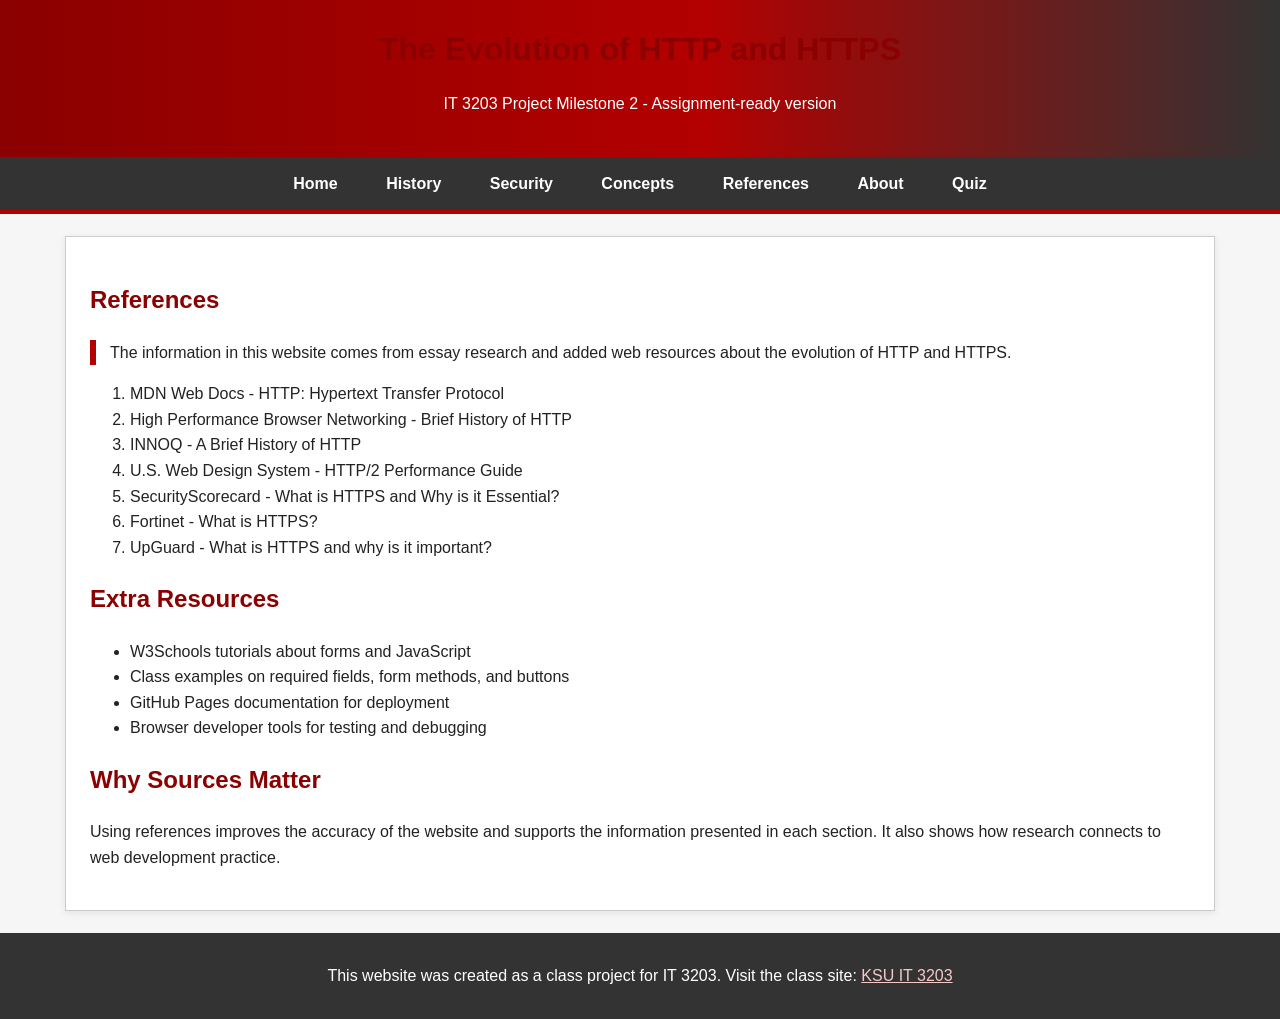
<file: Website/references.html>
<!DOCTYPE html>
<html>
<head>
<title>References</title>
<link rel="stylesheet" href="styles.css">
<meta name="viewport" content="width=device-width, initial-scale=1.0">
</head>
<body>

<header>
<h1>The Evolution of HTTP and HTTPS</h1>
<p>IT 3203 Project Milestone 2 - Assignment-ready version</p>
</header>


<!-- FIX FROM MILESTONE 1:
Updated navigation links to use correct relative paths.
Added the quiz page link to the main menu for Milestone 2. -->
<nav>
<a href="index.html">Home</a>
<a href="history.html">History</a>
<a href="security.html">Security</a>
<a href="concepts.html">Concepts</a>
<a href="references.html">References</a>
<a href="about.html">About</a>
<a href="quiz.html">Quiz</a>
</nav>


<div class="container">

<!-- References page -->
<h2>References</h2>
<p class="section-highlight">The information in this website comes from essay research and added web resources about the evolution of HTTP and HTTPS.</p>

<ol>
<li>MDN Web Docs - HTTP: Hypertext Transfer Protocol</li>
<li>High Performance Browser Networking - Brief History of HTTP</li>
<li>INNOQ - A Brief History of HTTP</li>
<li>U.S. Web Design System - HTTP/2 Performance Guide</li>
<li>SecurityScorecard - What is HTTPS and Why is it Essential?</li>
<li>Fortinet - What is HTTPS?</li>
<li>UpGuard - What is HTTPS and why is it important?</li>
</ol>

<h2>Extra Resources</h2>
<ul>
<li>W3Schools tutorials about forms and JavaScript</li>
<li>Class examples on required fields, form methods, and buttons</li>
<li>GitHub Pages documentation for deployment</li>
<li>Browser developer tools for testing and debugging</li>
</ul>

<h2>Why Sources Matter</h2>
<p>Using references improves the accuracy of the website and supports the information presented in each section. It also shows how research connects to web development practice.</p>

</div>


<!-- REQUIRED:
Added class project note and link to the class website in the footer. -->
<footer>
<p>This website was created as a class project for IT 3203.
Visit the class site:
<a href="https://ksuweb.github.io/IT3203/" target="_blank">KSU IT 3203</a></p>
</footer>



</body>
</html>
</file>
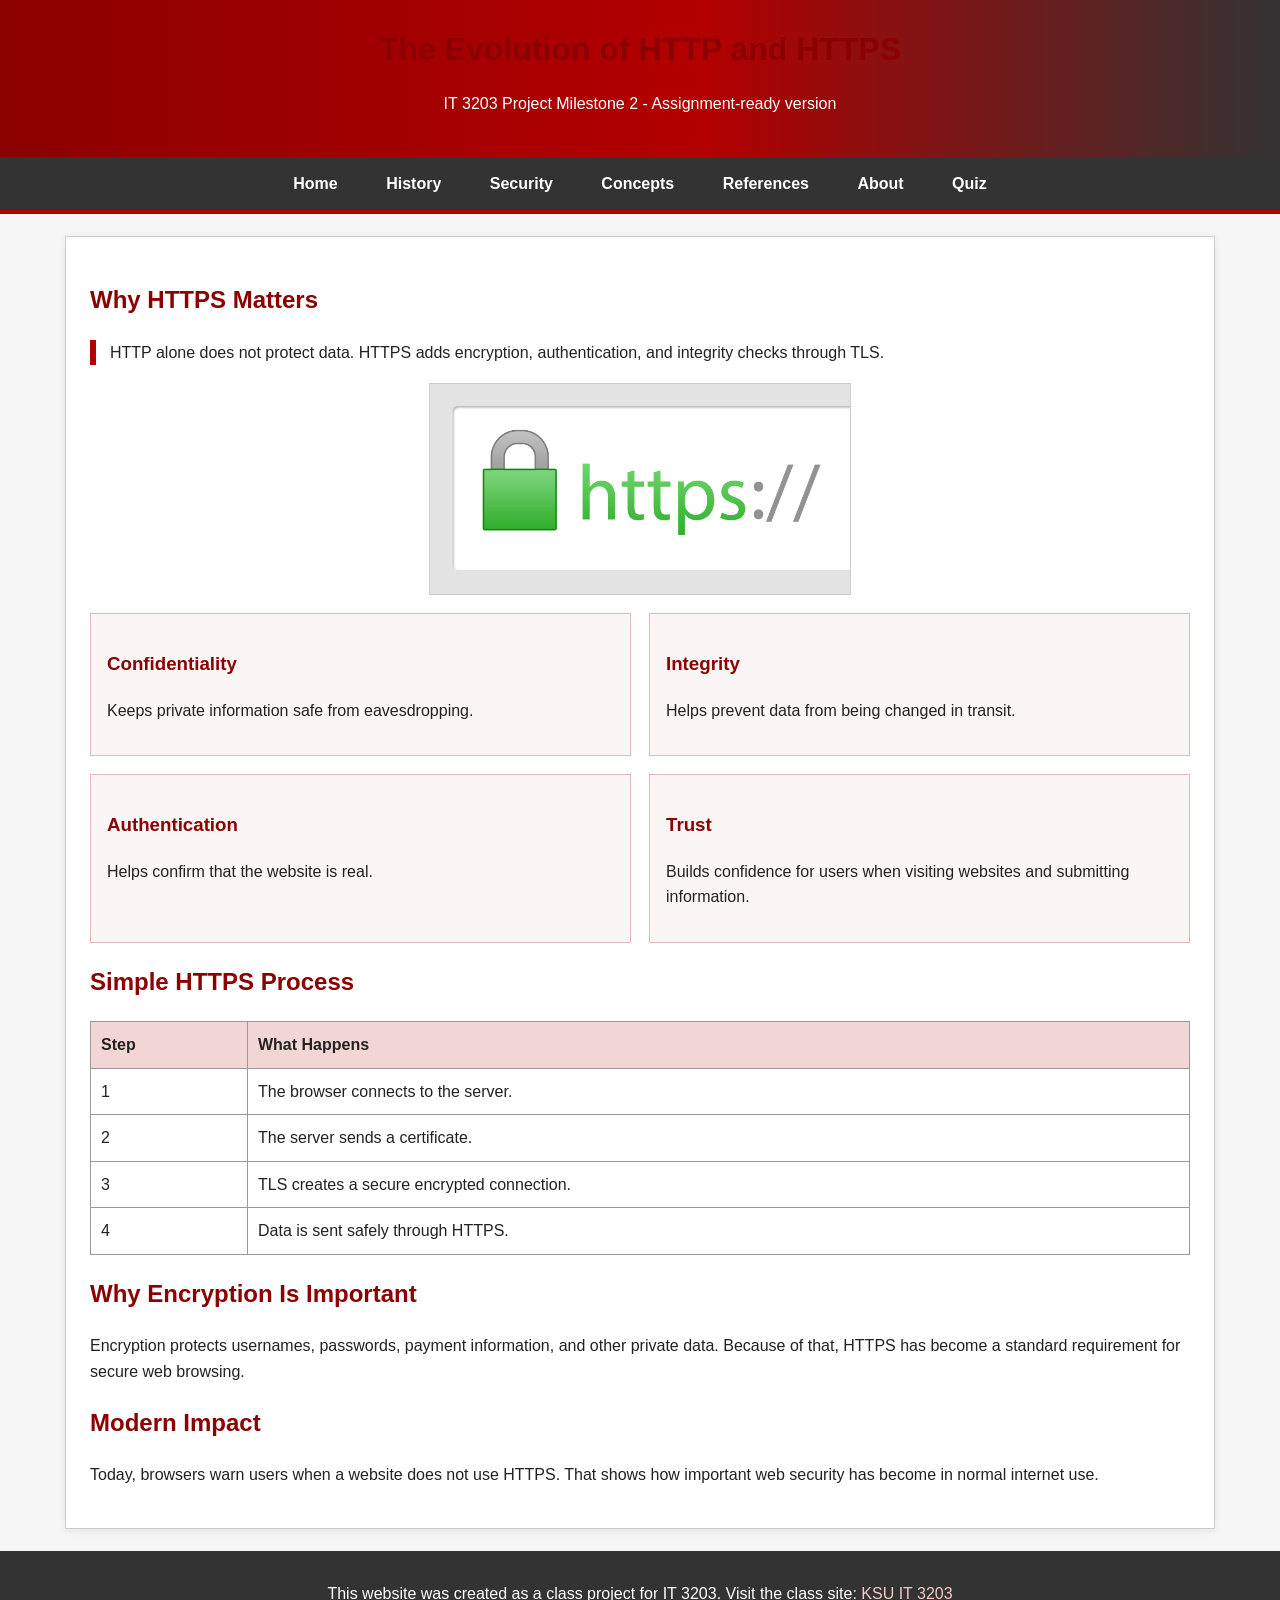
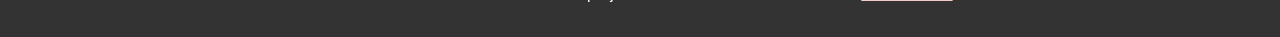
<file: Website/security.html>
<!DOCTYPE html>
<html>
<head>
<title>Security</title>
<link rel="stylesheet" href="styles.css">
<meta name="viewport" content="width=device-width, initial-scale=1.0">
</head>
<body>

<header>
<h1>The Evolution of HTTP and HTTPS</h1>
<p>IT 3203 Project Milestone 2 - Assignment-ready version</p>
</header>


<!-- FIX FROM MILESTONE 1:
Updated navigation links to use correct relative paths.
Added the quiz page link to the main menu for Milestone 2. -->
<nav>
<a href="index.html">Home</a>
<a href="history.html">History</a>
<a href="security.html">Security</a>
<a href="concepts.html">Concepts</a>
<a href="references.html">References</a>
<a href="about.html">About</a>
<a href="quiz.html">Quiz</a>
</nav>


<div class="container">

<!-- Security page -->
<h2>Why HTTPS Matters</h2>
<p class="section-highlight">HTTP alone does not protect data. HTTPS adds encryption, authentication, and integrity checks through TLS.</p>

<img class="hero-image" src="images/lock.png" alt="HTTPS padlock image">

<div class="card-grid">
    <div class="info-card">
        <h3>Confidentiality</h3>
        <p>Keeps private information safe from eavesdropping.</p>
    </div>
    <div class="info-card">
        <h3>Integrity</h3>
        <p>Helps prevent data from being changed in transit.</p>
    </div>
    <div class="info-card">
        <h3>Authentication</h3>
        <p>Helps confirm that the website is real.</p>
    </div>
    <div class="info-card">
        <h3>Trust</h3>
        <p>Builds confidence for users when visiting websites and submitting information.</p>
    </div>
</div>

<h2>Simple HTTPS Process</h2>
<table>
<tr><th>Step</th><th>What Happens</th></tr>
<tr><td>1</td><td>The browser connects to the server.</td></tr>
<tr><td>2</td><td>The server sends a certificate.</td></tr>
<tr><td>3</td><td>TLS creates a secure encrypted connection.</td></tr>
<tr><td>4</td><td>Data is sent safely through HTTPS.</td></tr>
</table>

<h2>Why Encryption Is Important</h2>
<p>Encryption protects usernames, passwords, payment information, and other private data. Because of that, HTTPS has become a standard requirement for secure web browsing.</p>

<h2>Modern Impact</h2>
<p>Today, browsers warn users when a website does not use HTTPS. That shows how important web security has become in normal internet use.</p>

</div>


<!-- REQUIRED:
Added class project note and link to the class website in the footer. -->
<footer>
<p>This website was created as a class project for IT 3203.
Visit the class site:
<a href="https://ksuweb.github.io/IT3203/" target="_blank">KSU IT 3203</a></p>
</footer>



</body>
</html>
</file>
<file: styles.css>
/* Global design system for the IT 3203 Milestone 3 website. */
:root {
  --primary: #8b0000;
  --primary-dark: #5d0000;
  --accent: #c9a227;
  --ink: #1f2933;
  --muted: #5f6b7a;
  --surface: #ffffff;
  --soft: #f7f4f2;
  --line: #ddd4cf;
  --shadow: 0 16px 34px rgba(31, 41, 51, 0.12);
  --radius: 18px;
  --max-width: 1120px;
}

* {
  box-sizing: border-box;
}

html {
  scroll-behavior: smooth;
}

body {
  margin: 0;
  font-family: Arial, Helvetica, sans-serif;
  color: var(--ink);
  background: linear-gradient(180deg, #f8f5f3 0%, #ffffff 45%, #f8f5f3 100%);
  line-height: 1.65;
}

img {
  max-width: 100%;
  height: auto;
}

a {
  color: var(--primary);
}

a:hover,
a:focus {
  color: var(--primary-dark);
}

.skip-link {
  position: absolute;
  top: -44px;
  left: 12px;
  z-index: 100;
  background: #ffffff;
  color: var(--primary);
  padding: 8px 12px;
  border-radius: 8px;
  border: 2px solid var(--primary);
}

.skip-link:focus {
  top: 12px;
}

.site-header {
  background: radial-gradient(circle at top left, rgba(201, 162, 39, 0.38), transparent 38%), linear-gradient(135deg, #510000 0%, #8b0000 54%, #252525 100%);
  color: #ffffff;
  padding: 34px 20px;
}

.header-inner {
  max-width: var(--max-width);
  margin: 0 auto;
  display: grid;
  grid-template-columns: 1fr auto;
  gap: 24px;
  align-items: center;
}

.site-header h1 {
  margin: 0;
  font-size: clamp(2rem, 5vw, 4.2rem);
  line-height: 1.05;
}

.tagline {
  max-width: 760px;
  margin: 14px 0 0;
  color: #f7e9e5;
  font-size: 1.06rem;
}

.eyebrow {
  margin: 0 0 8px;
  text-transform: uppercase;
  letter-spacing: 0.11em;
  font-size: 0.78rem;
  font-weight: 700;
  color: var(--accent);
}

.protocol-badge {
  display: grid;
  gap: 8px;
}

.protocol-badge span {
  display: inline-block;
  min-width: 86px;
  text-align: center;
  padding: 8px 12px;
  border: 1px solid rgba(255,255,255,0.45);
  border-radius: 999px;
  background: rgba(255,255,255,0.12);
  font-weight: 700;
}

.site-nav {
  position: sticky;
  top: 0;
  z-index: 20;
  background: rgba(35, 35, 35, 0.96);
  border-bottom: 4px solid var(--primary);
  box-shadow: 0 8px 24px rgba(0,0,0,0.16);
}

.menu-toggle {
  display: none;
  width: calc(100% - 32px);
  margin: 12px 16px;
  padding: 11px 14px;
  border: 1px solid rgba(255,255,255,0.28);
  border-radius: 10px;
  background: #ffffff;
  color: var(--primary-dark);
  font-weight: 700;
  cursor: pointer;
}

.menu-links {
  max-width: var(--max-width);
  margin: 0 auto;
  display: flex;
  flex-wrap: wrap;
  justify-content: center;
  gap: 4px;
  padding: 12px 16px;
}

.menu-links a {
  color: #ffffff;
  text-decoration: none;
  padding: 10px 13px;
  border-radius: 999px;
  font-weight: 700;
}

.menu-links a:hover,
.menu-links a:focus,
.menu-links a[aria-current="page"] {
  background: var(--primary);
  color: #ffffff;
}

.page-shell {
  width: min(92%, var(--max-width));
  margin: 28px auto 40px;
}

.page-title,
.section-card,
.hero-card,
.info-card,
.image-card,
.reference-item {
  background: var(--surface);
  border: 1px solid var(--line);
  border-radius: var(--radius);
  box-shadow: var(--shadow);
}

.page-title {
  padding: clamp(20px, 4vw, 34px);
  margin-bottom: 24px;
}

.page-title h2 {
  margin: 0;
  color: var(--primary-dark);
  font-size: clamp(1.8rem, 4vw, 3rem);
  line-height: 1.12;
}

.page-title p:last-child {
  margin-bottom: 0;
  color: var(--muted);
}

.hero-grid,
.two-column,
.content-grid {
  display: grid;
  gap: 22px;
  margin-bottom: 24px;
}

.hero-grid,
.two-column {
  grid-template-columns: minmax(0, 1.1fr) minmax(280px, 0.9fr);
  align-items: stretch;
}

.two-columns {
  grid-template-columns: repeat(2, minmax(0, 1fr));
}

.three-columns {
  grid-template-columns: repeat(3, minmax(0, 1fr));
}

.hero-card,
.section-card,
.info-card,
.image-card,
.reference-item {
  padding: clamp(18px, 3vw, 28px);
}

.hero-card h3,
.section-card h3,
.info-card h3,
.reference-item h3 {
  color: var(--primary-dark);
  margin-top: 0;
}

.image-card {
  margin: 0;
  display: flex;
  flex-direction: column;
  justify-content: center;
  background: #fffdfc;
}

.image-card figcaption {
  color: var(--muted);
  font-size: 0.95rem;
  text-align: center;
}

.button-row {
  display: flex;
  flex-wrap: wrap;
  gap: 12px;
  margin-top: 18px;
}

.button,
button,
.secondary-button {
  display: inline-block;
  background: var(--primary);
  color: #ffffff;
  border: none;
  border-radius: 999px;
  padding: 11px 16px;
  text-decoration: none;
  font-weight: 700;
  cursor: pointer;
}

.button:hover,
.button:focus,
button:hover,
button:focus {
  background: var(--primary-dark);
  color: #ffffff;
}

.button.secondary,
.secondary-button {
  background: #2f343a;
}

.check-list,
.numbered-list {
  padding-left: 1.2rem;
}

.check-list li,
.numbered-list li {
  margin: 10px 0;
}

.table-scroll {
  overflow-x: auto;
  border-radius: 14px;
  border: 1px solid var(--line);
}

table {
  width: 100%;
  min-width: 680px;
  border-collapse: collapse;
  background: #ffffff;
}

caption {
  text-align: left;
  padding: 12px 14px;
  font-weight: 700;
  color: var(--primary-dark);
  background: #fbf1ef;
}

th,
td {
  border: 1px solid var(--line);
  padding: 12px 14px;
  vertical-align: top;
}

th {
  background: #f3ded8;
  color: #2b1b18;
}

tr:nth-child(even) td {
  background: #fff9f7;
}

.timeline {
  display: grid;
  gap: 14px;
}

.timeline div {
  border-left: 6px solid var(--primary);
  background: var(--soft);
  padding: 14px 16px;
  border-radius: 12px;
}

.timeline p {
  margin: 6px 0 0;
}

.callout {
  border-left: 8px solid var(--accent);
}

.metric-panel {
  display: grid;
  gap: 14px;
}

.metric {
  display: grid;
  grid-template-columns: 48px 1fr;
  gap: 12px;
  align-items: center;
  background: var(--soft);
  border-radius: 14px;
  padding: 14px;
}

.metric span {
  display: grid;
  place-items: center;
  width: 48px;
  height: 48px;
  border-radius: 50%;
  background: var(--primary);
  color: white;
  font-weight: 800;
  font-size: 1.2rem;
}

.reference-list {
  display: grid;
  gap: 16px;
}

.reference-item h3 {
  font-size: 1.05rem;
}

.quiz-form {
  display: grid;
  gap: 16px;
}

.question-card {
  border: 1px solid var(--line);
  border-left: 6px solid var(--primary);
  border-radius: 14px;
  padding: 16px;
  background: #fffdfc;
}

.question-card legend {
  font-weight: 800;
  color: var(--primary-dark);
  padding: 0 6px;
}

.question-card label {
  display: block;
  margin: 9px 0;
}

input[type="text"] {
  width: min(100%, 420px);
  padding: 11px 12px;
  border: 1px solid #9a9a9a;
  border-radius: 10px;
  font-size: 1rem;
}

input[type="radio"],
input[type="checkbox"] {
  margin-right: 8px;
  transform: scale(1.12);
}

.form-actions {
  display: flex;
  flex-wrap: wrap;
  gap: 10px;
}

.result-box {
  display: none;
  margin-top: 18px;
  border-radius: 14px;
  border: 1px solid var(--line);
  padding: 18px;
  background: #ffffff;
}

.result-box.show {
  display: block;
}

.result-box.pass {
  border-left: 8px solid #217346;
}

.result-box.review {
  border-left: 8px solid #b36b00;
}

.site-footer {
  background: #252525;
  color: #f5f5f5;
  padding: 22px 18px;
  text-align: center;
}

.site-footer a {
  color: #ffd9d9;
}

/* Tablet layout: reduce columns and spacing for medium screens. */
@media (max-width: 900px) {
  .header-inner,
  .hero-grid,
  .two-column,
  .two-columns,
  .three-columns {
    grid-template-columns: 1fr;
  }

  .protocol-badge {
    grid-template-columns: repeat(3, max-content);
  }

  .site-nav {
    position: static;
  }
}

/* Phone layout: turn navigation into a collapsible menu and make controls full width. */
@media (max-width: 600px) {
  .site-header {
    padding: 26px 16px;
  }

  .protocol-badge {
    grid-template-columns: 1fr;
  }

  .menu-toggle {
    display: block;
  }

  .menu-links {
    display: none;
    flex-direction: column;
    align-items: stretch;
    padding: 0 16px 16px;
  }

  .menu-links.open {
    display: flex;
  }

  .menu-links a {
    border-radius: 10px;
    background: rgba(255,255,255,0.07);
  }

  .page-shell {
    width: min(94%, var(--max-width));
    margin-top: 18px;
  }

  .button-row,
  .form-actions {
    flex-direction: column;
  }

  .button,
  button,
  .secondary-button {
    width: 100%;
    text-align: center;
  }

  .hero-card,
  .section-card,
  .info-card,
  .image-card,
  .reference-item {
    padding: 18px;
  }

  table {
    min-width: 610px;
  }
}
</file>
<file: Website/styles.css>
/* 
IT 3203 Project Milestone 2
Assignment-ready
Improved from Milestone 1 based on feedback.
Comments are included to document fixes and additions.
*/

body {
    font-family: Arial, sans-serif;
    margin: 0;
    background-color: #f6f6f6;
    color: #222;
    line-height: 1.6;
}

header {
    background: linear-gradient(90deg, #8b0000 0%, #b30000 55%, #333333 100%);
    color: white;
    padding: 24px 20px;
    text-align: center;
}

header h1 {
    margin: 0 0 8px 0;
}

nav {
    background-color: #333333;
    padding: 14px;
    text-align: center;
    border-bottom: 4px solid #b30000;
}

nav a {
    color: white;
    text-decoration: none;
    margin: 0 12px;
    font-weight: bold;
    padding: 8px 10px;
    border-radius: 4px;
}

nav a:hover {
    background-color: #b30000;
}

.container {
    width: 88%;
    max-width: 1100px;
    margin: 22px auto;
    background-color: white;
    padding: 24px;
    border: 1px solid #ccc;
    box-shadow: 0 2px 8px rgba(0,0,0,0.08);
}

h1, h2, h3 {
    color: #8b0000;
}

.section-highlight {
    border-left: 6px solid #b30000;
    padding-left: 14px;
}

.card-grid {
    display: grid;
    grid-template-columns: repeat(2, 1fr);
    gap: 18px;
    margin-top: 18px;
}

.info-card {
    background-color: #faf6f6;
    border: 1px solid #e2b9b9;
    padding: 16px;
}

img {
    max-width: 100%;
    height: auto;
    display: block;
    margin: 18px auto;
    border: 1px solid #ccc;
    background-color: white;
}

.hero-image {
    max-width: 420px;
}

table {
    width: 100%;
    border-collapse: collapse;
    margin-top: 15px;
}

th, td {
    border: 1px solid #999;
    padding: 10px;
    text-align: left;
}

th {
    background-color: #f2d6d6;
}

.question-box {
    border: 1px solid #d0d0d0;
    padding: 15px;
    margin-bottom: 18px;
    background-color: #fafafa;
    border-left: 5px solid #8b0000;
}

label {
    display: block;
    margin: 6px 0;
}

input[type="text"] {
    width: 65%;
    padding: 8px;
    margin-top: 8px;
    border: 1px solid #999;
}

button, input[type="reset"] {
    background-color: #8b0000;
    color: white;
    border: none;
    padding: 10px 14px;
    margin-right: 10px;
    cursor: pointer;
    border-radius: 4px;
}

button:hover, input[type="reset"]:hover {
    background-color: #5f0000;
}

#resultBox {
    margin-top: 20px;
    padding: 15px;
    border: 1px solid #ccc;
    display: none;
    background-color: #fff;
}

.pass {
    color: green;
    font-weight: bold;
}

.fail {
    color: red;
    font-weight: bold;
}

.correct {
    color: green;
}

.incorrect {
    color: red;
}

footer {
    background-color: #333333;
    color: white;
    text-align: center;
    padding: 14px;
    margin-top: 20px;
}

footer a {
    color: #f6c9c9;
}

@media (max-width: 700px) {
    .card-grid {
        grid-template-columns: 1fr;
    }
    nav a {
        display: inline-block;
        margin: 6px;
    }
    input[type="text"] {
        width: 100%;
    }
}
</file>
